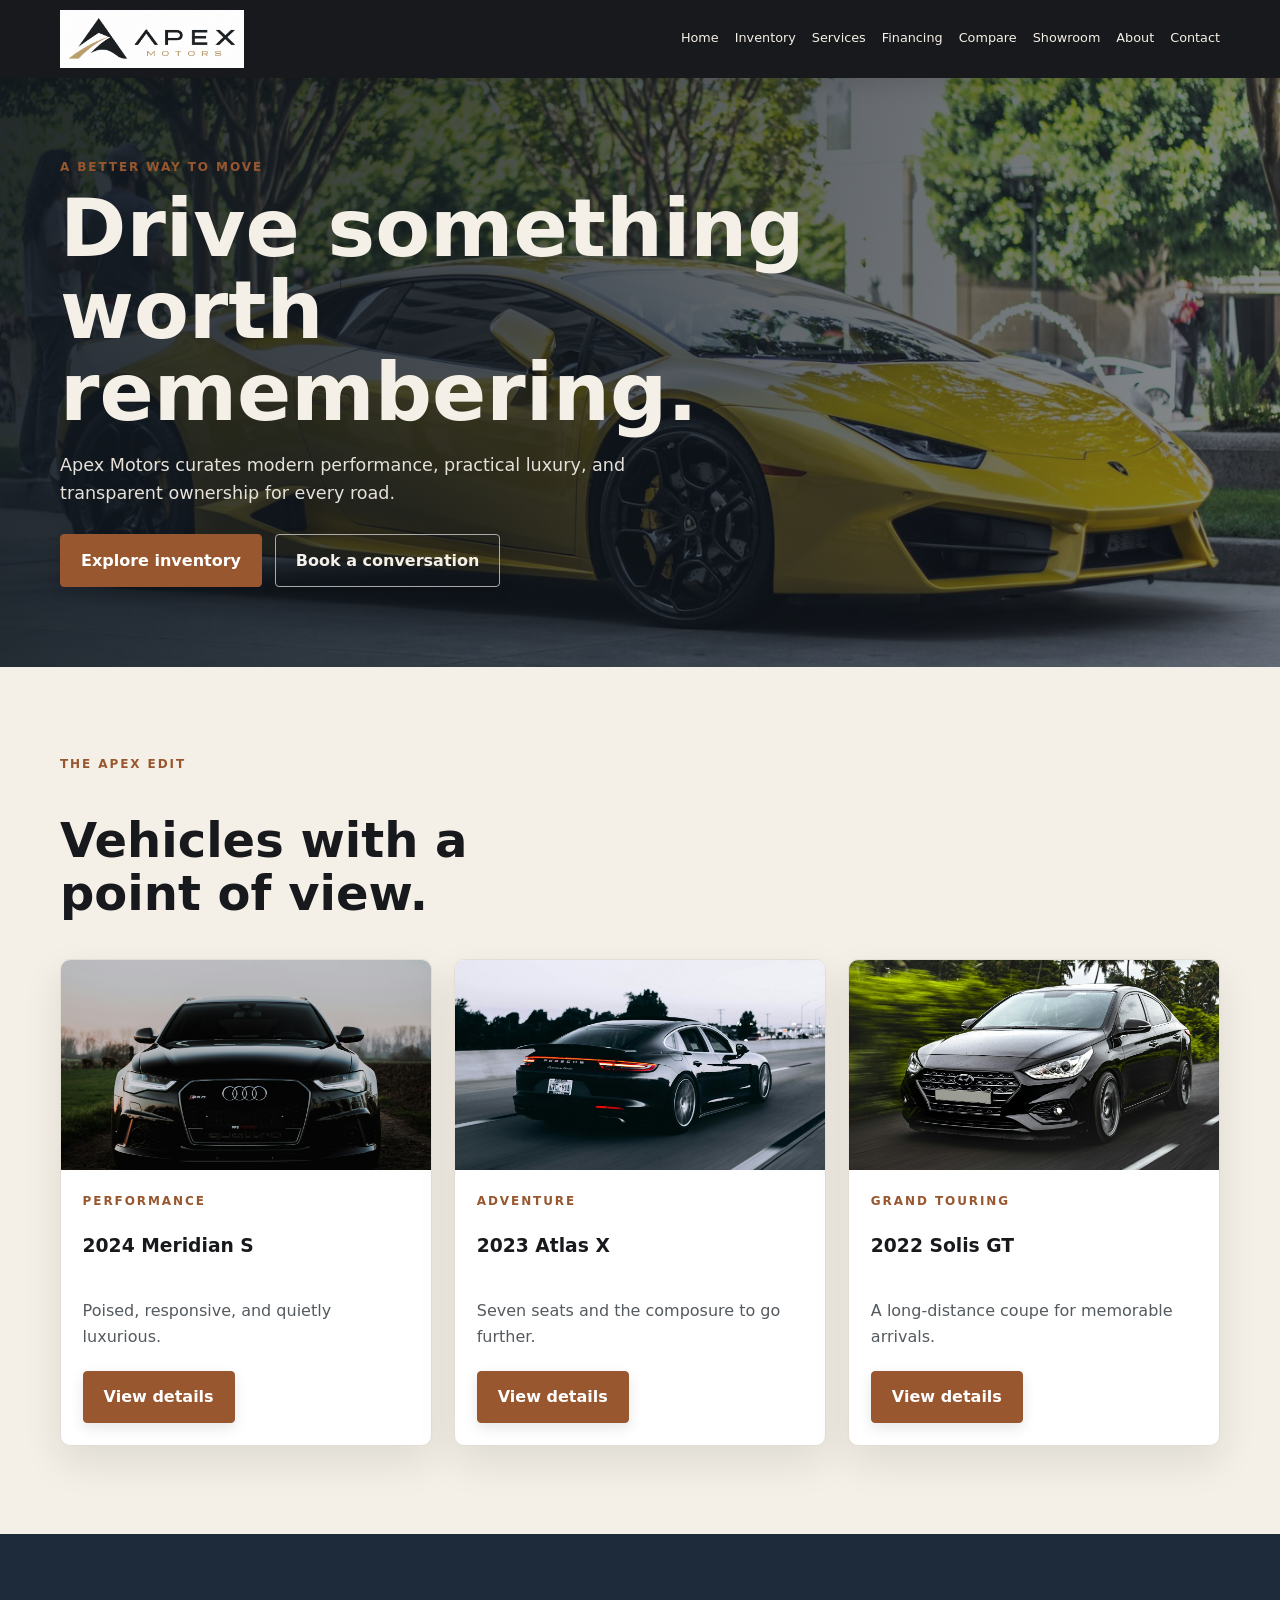
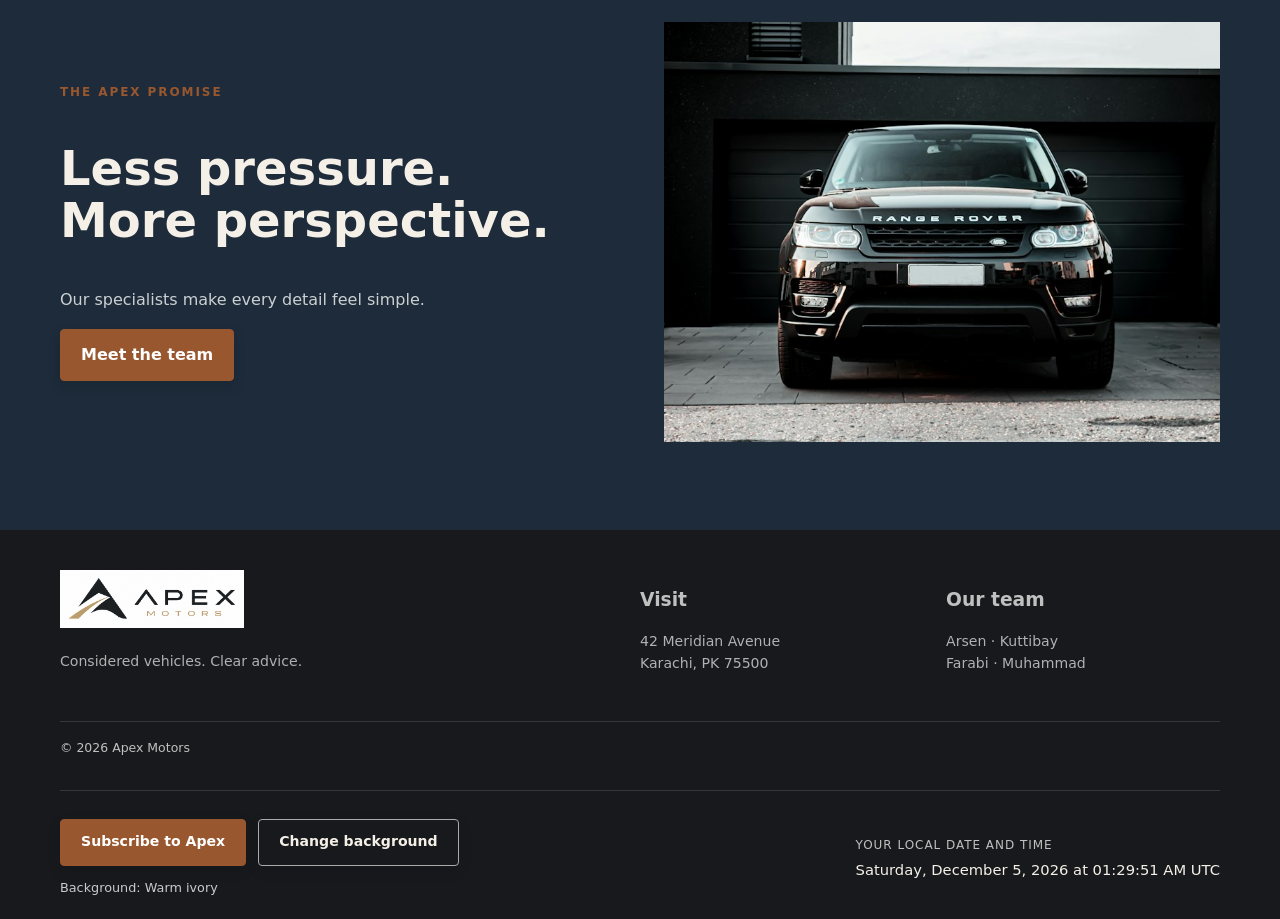
<file: index.html>
<!doctype html>
<html lang="en">
  <head>
    <meta charset="utf-8">
    <meta name="viewport" content="width=device-width, initial-scale=1">
    <title>
      Home | Apex Motors
    </title>
    <link rel="stylesheet" href="css/style.css">
    <script src="js/main.js" defer>
    </script>
  </head>
  <body>
    <a class="skip-link" href="#main-content">
      Skip to main content
    </a>
    <header class="site-header">
      <div class="container nav-wrap">
        <a class="logo" href="index.html">
          <img src="images/apex-motors-logo.png" alt="Apex Motors home">
          <span class="sr-only">
            Apex Motors
          </span>
        </a>
        <nav class="main-nav" aria-label="Main navigation">
          <a href="index.html">
            Home
          </a>
          <a href="inventory.html">
            Inventory
          </a>
          <a href="services.html">
            Services
          </a>
          <a href="financing.html">
            Financing
          </a>
          <a href="compare.html">
            Compare
          </a>
          <a href="showroom.html">
            Showroom
          </a>
          <a href="about.html">
            About
          </a>
          <a href="contact.html">
            Contact
          </a>
        </nav>
      </div>
    </header>
    <main id="main-content">
      <section class="hero">
        <div class="container hero-content">
          <div class="eyebrow">
            A better way to move
          </div>
          <h1>
            Drive something worth remembering.
          </h1>
          <p>
            Apex Motors curates modern performance, practical luxury, and transparent ownership for every road.
          </p>
          <div class="actions">
            <a class="btn" href="inventory.html">
              Explore inventory
            </a>
            <a class="btn alt" href="contact.html">
              Book a conversation
            </a>
          </div>
        </div>
      </section>
      <section class="section">
        <div class="container">
          <div class="kicker">
            The Apex edit
          </div>
          <h2>
            Vehicles with a point of view.
          </h2>
          <div class="cards">
            <article class="card">
              <img src="images/car-02.jpg" alt="Silver sedan">
              <div class="card-body">
                <span class="tag">
                  Performance
                </span>
                <h3>
                  2024 Meridian S
                </h3>
                <p>
                  Poised, responsive, and quietly luxurious.
                </p>
                <a class="btn" href="vehicle-detail.html">
                  View details
                </a>
              </div>
            </article>
            <article class="card">
              <img src="images/car-07.jpg" alt="Dark SUV">
              <div class="card-body">
                <span class="tag">
                  Adventure
                </span>
                <h3>
                  2023 Atlas X
                </h3>
                <p>
                  Seven seats and the composure to go further.
                </p>
                <a class="btn" href="vehicle-detail.html">
                  View details
                </a>
              </div>
            </article>
            <article class="card">
              <img src="images/car-01.jpg" alt="Copper coupe">
              <div class="card-body">
                <span class="tag">
                  Grand touring
                </span>
                <h3>
                  2022 Solis GT
                </h3>
                <p>
                  A long-distance coupe for memorable arrivals.
                </p>
                <a class="btn" href="vehicle-detail.html">
                  View details
                </a>
              </div>
            </article>
          </div>
        </div>
      </section>
      <section class="section dark">
        <div class="container split">
          <div>
            <div class="kicker">
              The Apex promise
            </div>
            <h2>
              Less pressure. More perspective.
            </h2>
            <p>
              Our specialists make every detail feel simple.
            </p>
            <a class="btn" href="about.html">
              Meet the team
            </a>
          </div>
          <img src="images/showroom-1.jpg" alt="Apex Motors showroom vehicle">
        </div>
      </section>
    </main>
    <footer class="site-footer">
      <div class="container footer-grid">
        <div>
          <a class="logo" href="index.html">
            <img src="images/apex-motors-logo.png" alt="Apex Motors home">
            <span class="sr-only">
              Apex Motors
            </span>
          </a>
          <p>
            Considered vehicles. Clear advice.
          </p>
        </div>
        <div>
          <h3>
            Visit
          </h3>
          <p>
            42 Meridian Avenue
            <br>
            Karachi, PK 75500
          </p>
        </div>
        <div>
          <h3>
            Our team
          </h3>
          <p>
            Arsen · Kuttibay
            <br>
            Farabi · Muhammad
          </p>
        </div>
      </div>
      <div class="container footer-bottom">
        © 2026 Apex Motors
      </div>
      <div class="container assignment-tools">
        <div class="tool-actions">
          <button class="btn" type="button" data-open-subscription>
            Subscribe to Apex
          </button>
          <button class="btn alt tool-button" type="button" data-change-background>
            Change background
          </button>
          <span class="tool-status">
            Background:
            <output data-background-status aria-live="polite">
              Warm ivory
            </output>
          </span>
        </div>
        <div class="local-clock">
          <small>
            Your local date and time
          </small>
          <time data-current-time>
            Loading local time...
          </time>
        </div>
      </div>
    </footer>
    <dialog class="subscription-dialog" id="subscription-dialog" data-subscription-dialog aria-labelledby="subscription-title">
      <div class="modal-card">
        <button class="modal-close" type="button" data-close-subscription aria-label="Close subscription form">
          ×
        </button>
        <div class="kicker modal-kicker">
          Stay in the loop
        </div>
        <h2 id="subscription-title">
          Your next chapter starts here.
        </h2>
        <p>
          Subscribe for the latest arrivals and Apex Motors news.
        </p>
        <form id="subscription-form" data-validate-form novalidate data-success="Your sample subscription is valid. No data was sent or stored.">
          <div class="field">
            <label for="subscription-email">
              Email address
            </label>
            <input id="subscription-email" name="email" type="email" autocomplete="email" required data-validate aria-describedby="subscription-email-error" placeholder="you@example.com">
            <span class="field-error" id="subscription-email-error" aria-live="polite"></span>
          </div>
          <button class="btn" type="submit">
            Subscribe
          </button>
          <p class="form-status" data-form-status role="status" aria-live="polite"></p>
          <p class="field-hint">
            Demo form only. Your email is not sent or stored.
          </p>
        </form>
      </div>
    </dialog>
  </body>
</html>
</file>
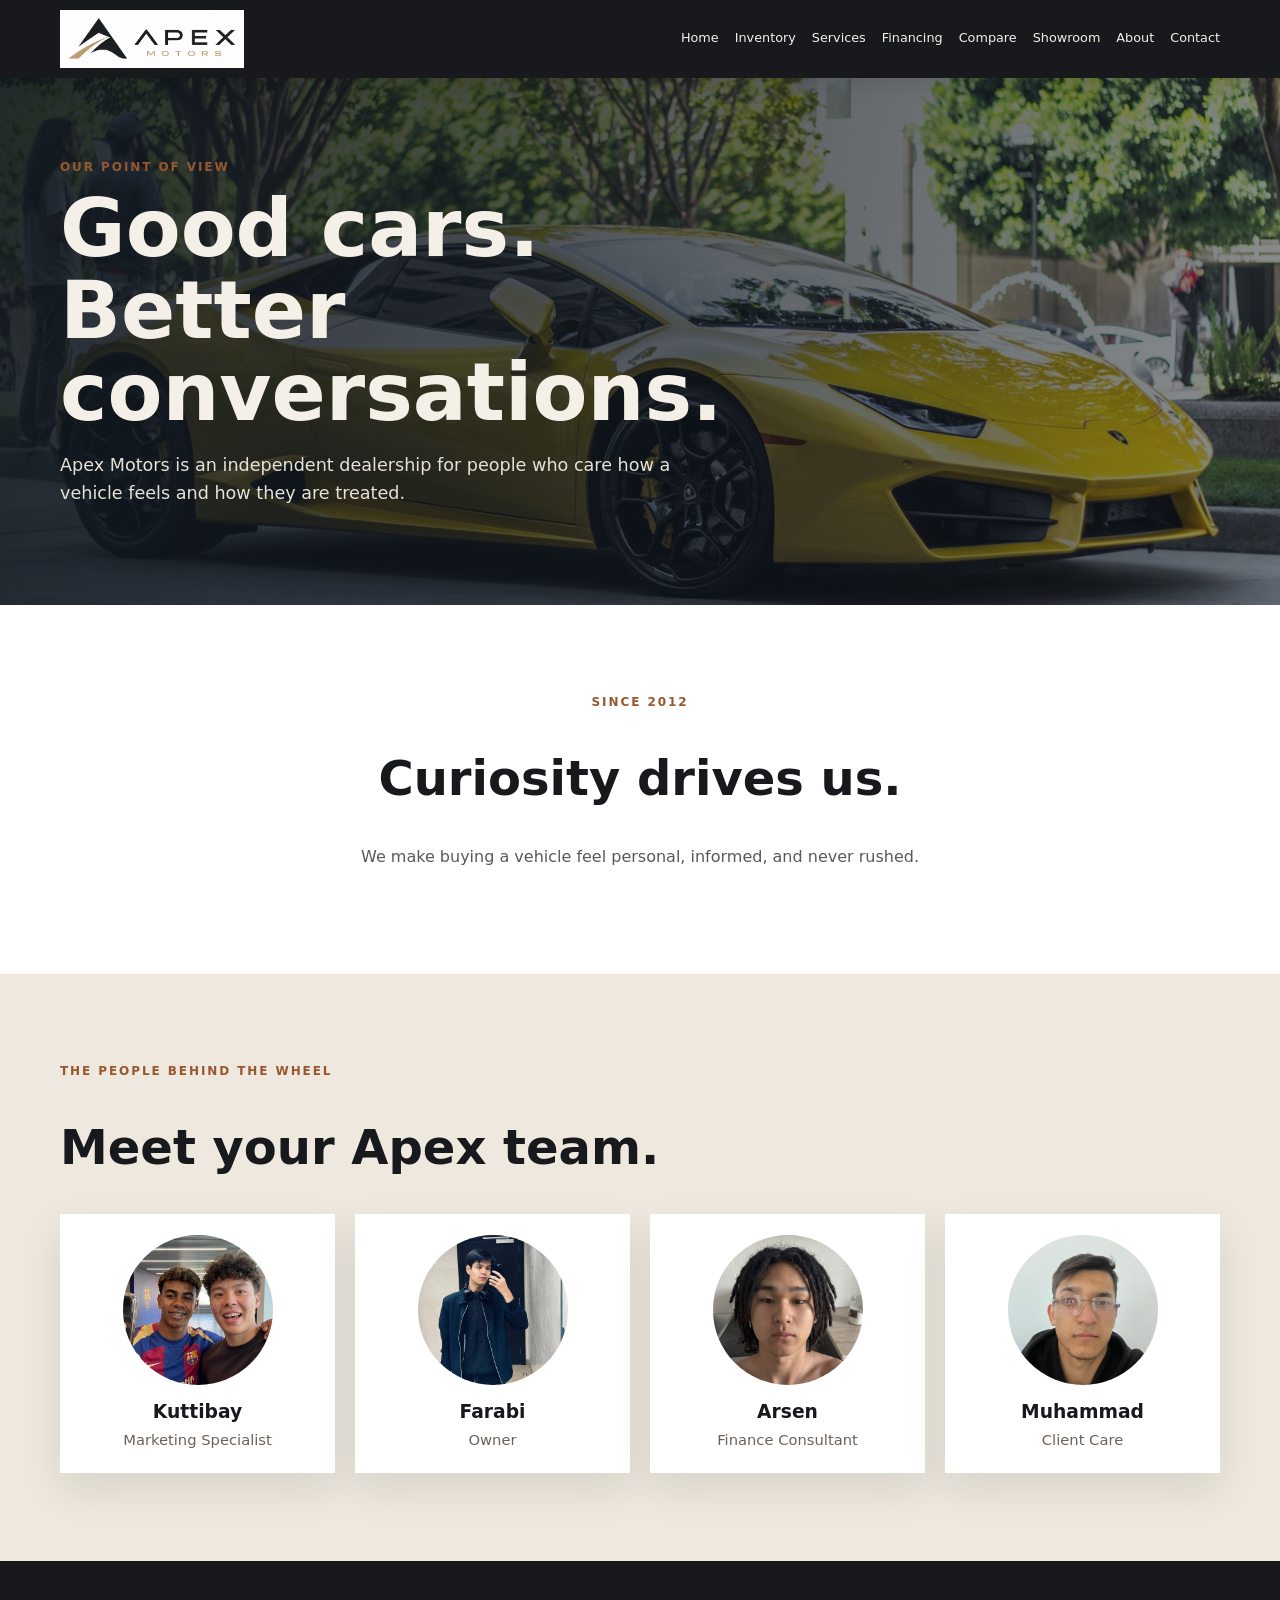
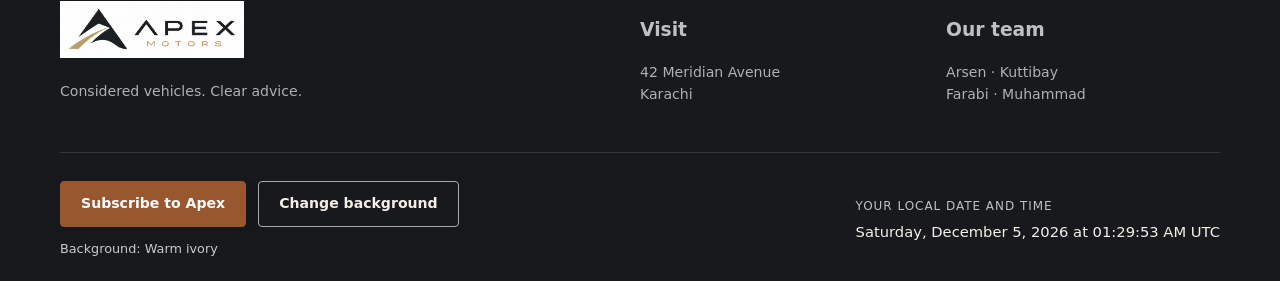
<file: about.html>
<!doctype html>
<html lang="en">
  <head>
    <meta charset="utf-8">
    <meta name="viewport" content="width=device-width, initial-scale=1">
    <title>
      About | Apex Motors
    </title>
    <link rel="stylesheet" href="css/style.css">
    <script src="js/main.js" defer>
    </script>
  </head>
  <body>
    <a class="skip-link" href="#main-content">
      Skip to main content
    </a>
    <header class="site-header">
      <div class="container nav-wrap">
        <a class="logo" href="index.html">
          <img src="images/apex-motors-logo.png" alt="Apex Motors home">
          <span class="sr-only">
            Apex Motors
          </span>
        </a>
        <nav class="main-nav" aria-label="Main navigation">
          <a href="index.html">
            Home
          </a>
          <a href="inventory.html">
            Inventory
          </a>
          <a href="services.html">
            Services
          </a>
          <a href="financing.html">
            Financing
          </a>
          <a href="compare.html">
            Compare
          </a>
          <a href="showroom.html">
            Showroom
          </a>
          <a href="about.html">
            About
          </a>
          <a href="contact.html">
            Contact
          </a>
        </nav>
      </div>
    </header>
    <main id="main-content">
      <section class="hero small">
        <div class="container hero-content">
          <div class="eyebrow">
            Our point of view
          </div>
          <h1>
            Good cars. Better conversations.
          </h1>
          <p>
            Apex Motors is an independent dealership for people who care how a vehicle feels and how they are treated.
          </p>
        </div>
      </section>
      <section class="section about-intro">
        <div class="container">
          <div class="about-intro-copy">
            <div class="kicker">
              Since 2012
            </div>
            <h2>
              Curiosity drives us.
            </h2>
            <p>
              We make buying a vehicle feel personal, informed, and never rushed.
            </p>
          </div>
        </div>
      </section>
      <section class="section team-section">
        <div class="container">
          <div class="kicker">
            The people behind the wheel
          </div>
          <h2>
            Meet your Apex team.
          </h2>
          <div class="team-cards">
            <article class="profile-card">
              <img src="images/kuttibay.jpg" alt="Kuttibay, Apex Motors marketing specialist">
              <div class="profile-copy">
                <h3>
                  Kuttibay
                </h3>
                <p>
                  Marketing Specialist
                </p>
              </div>
            </article>
            <article class="profile-card">
              <img src="images/farabi.jpg" alt="Farabi, Apex Motors owner">
              <div class="profile-copy">
                <h3>
                  Farabi
                </h3>
                <p>
                  Owner
                </p>
              </div>
            </article>
            <article class="profile-card">
              <img src="images/arsen.jpg" alt="Arsen, Apex Motors finance consultant">
              <div class="profile-copy">
                <h3>
                  Arsen
                </h3>
                <p>
                  Finance Consultant
                </p>
              </div>
            </article>
            <article class="profile-card">
              <img src="images/muhammad.jpg" alt="Muhammad, Apex Motors client care team member">
              <div class="profile-copy">
                <h3>
                  Muhammad
                </h3>
                <p>
                  Client Care
                </p>
              </div>
            </article>
          </div>
        </div>
      </section>
    </main>
    <footer class="site-footer">
      <div class="container footer-grid">
        <div>
          <a class="logo" href="index.html">
            <img src="images/apex-motors-logo.png" alt="Apex Motors home">
            <span class="sr-only">
              Apex Motors
            </span>
          </a>
          <p>
            Considered vehicles. Clear advice.
          </p>
        </div>
        <div>
          <h3>
            Visit
          </h3>
          <p>
            42 Meridian Avenue
            <br>
            Karachi
          </p>
        </div>
        <div>
          <h3>
            Our team
          </h3>
          <p>
            Arsen · Kuttibay
            <br>
            Farabi · Muhammad
          </p>
        </div>
      </div>
      <div class="container assignment-tools">
        <div class="tool-actions">
          <button class="btn" type="button" data-open-subscription>
            Subscribe to Apex
          </button>
          <button class="btn alt tool-button" type="button" data-change-background>
            Change background
          </button>
          <span class="tool-status">
            Background:
            <output data-background-status aria-live="polite">
              Warm ivory
            </output>
          </span>
        </div>
        <div class="local-clock">
          <small>
            Your local date and time
          </small>
          <time data-current-time>
            Loading local time...
          </time>
        </div>
      </div>
    </footer>
    <dialog class="subscription-dialog" id="subscription-dialog" data-subscription-dialog aria-labelledby="subscription-title">
      <div class="modal-card">
        <button class="modal-close" type="button" data-close-subscription aria-label="Close subscription form">
          ×
        </button>
        <div class="kicker modal-kicker">
          Stay in the loop
        </div>
        <h2 id="subscription-title">
          Your next chapter starts here.
        </h2>
        <p>
          Subscribe for the latest arrivals and Apex Motors news.
        </p>
        <form id="subscription-form" data-validate-form novalidate data-success="Your sample subscription is valid. No data was sent or stored.">
          <div class="field">
            <label for="subscription-email">
              Email address
            </label>
            <input id="subscription-email" name="email" type="email" autocomplete="email" required data-validate aria-describedby="subscription-email-error" placeholder="you@example.com">
            <span class="field-error" id="subscription-email-error" aria-live="polite"></span>
          </div>
          <button class="btn" type="submit">
            Subscribe
          </button>
          <p class="form-status" data-form-status role="status" aria-live="polite"></p>
          <p class="field-hint">
            Demo form only. Your email is not sent or stored.
          </p>
        </form>
      </div>
    </dialog>
  </body>
</html>
</file>
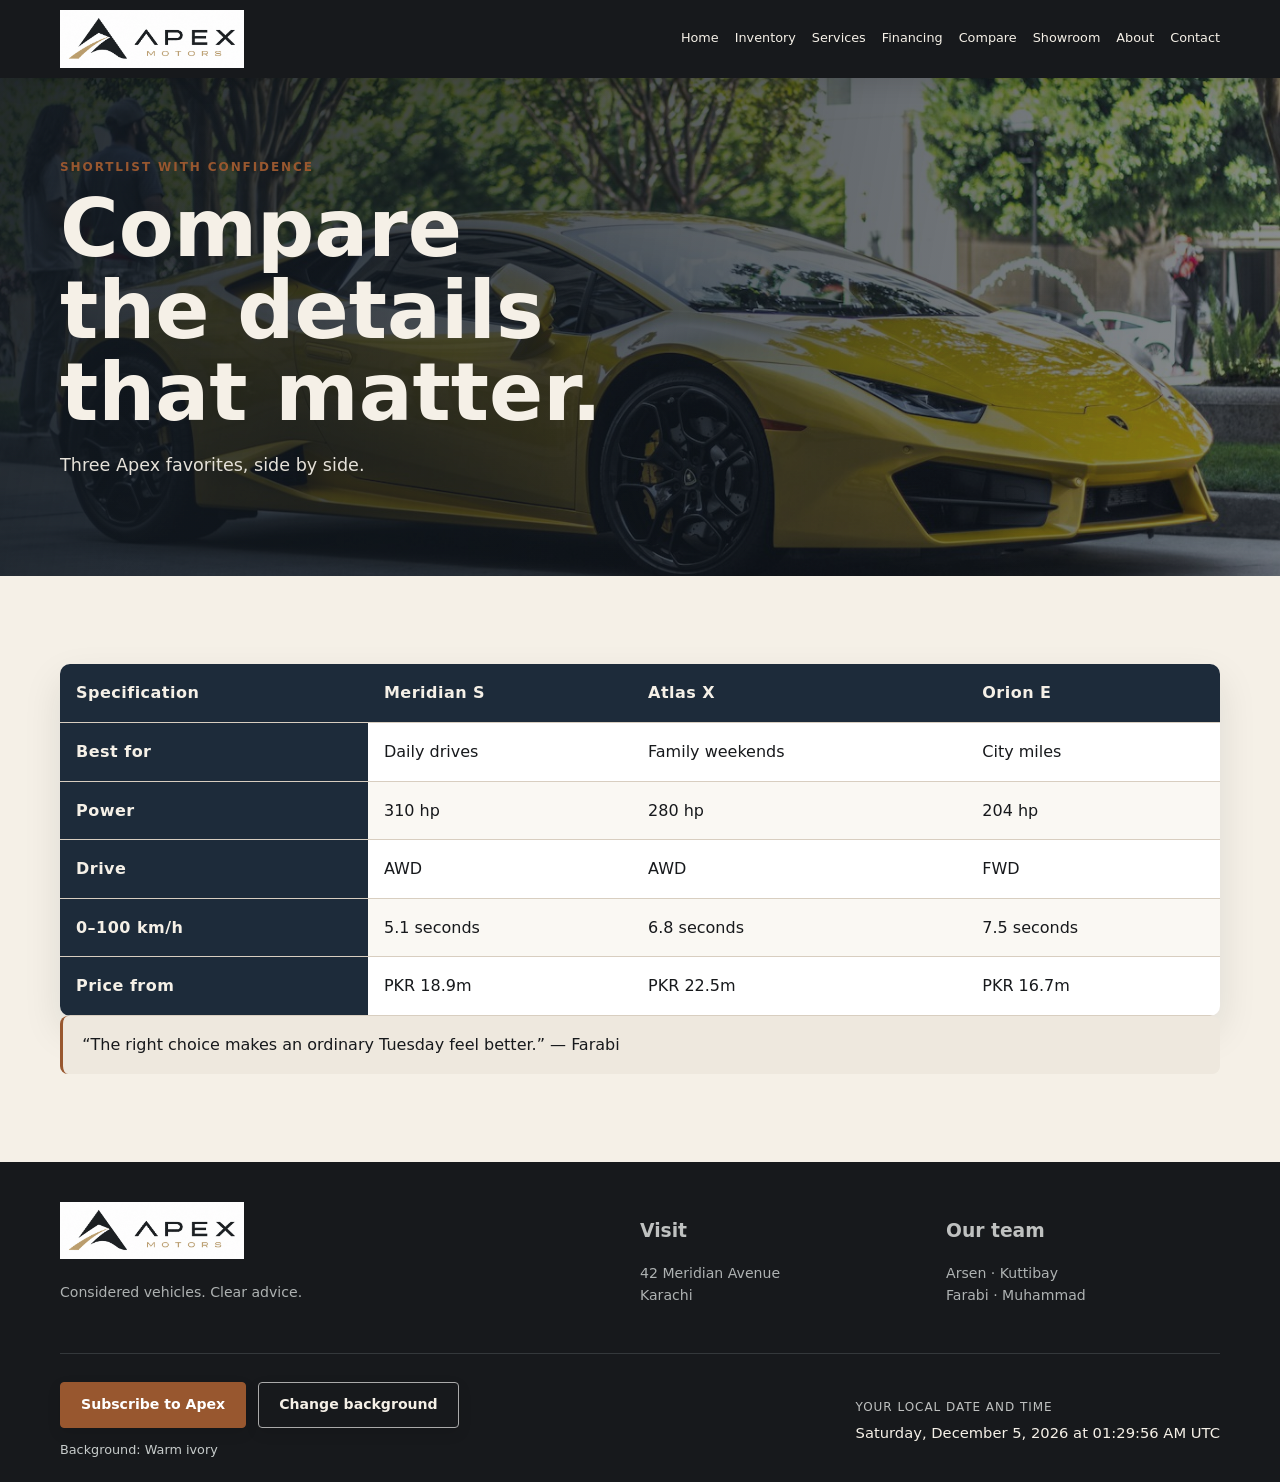
<file: compare.html>
<!doctype html>
<html lang="en">
  <head>
    <meta charset="utf-8">
    <meta name="viewport" content="width=device-width, initial-scale=1">
    <title>
      Compare | Apex Motors
    </title>
    <link rel="stylesheet" href="css/style.css">
    <script src="js/main.js" defer>
    </script>
  </head>
  <body>
    <a class="skip-link" href="#main-content">
      Skip to main content
    </a>
    <header class="site-header">
      <div class="container nav-wrap">
        <a class="logo" href="index.html">
          <img src="images/apex-motors-logo.png" alt="Apex Motors home">
          <span class="sr-only">
            Apex Motors
          </span>
        </a>
        <nav class="main-nav" aria-label="Main navigation">
          <a href="index.html">
            Home
          </a>
          <a href="inventory.html">
            Inventory
          </a>
          <a href="services.html">
            Services
          </a>
          <a href="financing.html">
            Financing
          </a>
          <a href="compare.html">
            Compare
          </a>
          <a href="showroom.html">
            Showroom
          </a>
          <a href="about.html">
            About
          </a>
          <a href="contact.html">
            Contact
          </a>
        </nav>
      </div>
    </header>
    <main id="main-content">
      <section class="hero small">
        <div class="container hero-content">
          <div class="eyebrow">
            Shortlist with confidence
          </div>
          <h1>
            Compare the details that matter.
          </h1>
          <p>
            Three Apex favorites, side by side.
          </p>
        </div>
      </section>
      <section class="section">
        <div class="container">
          <div class="table-wrap">
            <table>
              <thead>
                <tr>
                  <th>
                    Specification
                  </th>
                  <th>
                    Meridian S
                  </th>
                  <th>
                    Atlas X
                  </th>
                  <th>
                    Orion E
                  </th>
                </tr>
              </thead>
              <tbody>
                <tr>
                  <th>
                    Best for
                  </th>
                  <td>
                    Daily drives
                  </td>
                  <td>
                    Family weekends
                  </td>
                  <td>
                    City miles
                  </td>
                </tr>
                <tr>
                  <th>
                    Power
                  </th>
                  <td>
                    310 hp
                  </td>
                  <td>
                    280 hp
                  </td>
                  <td>
                    204 hp
                  </td>
                </tr>
                <tr>
                  <th>
                    Drive
                  </th>
                  <td>
                    AWD
                  </td>
                  <td>
                    AWD
                  </td>
                  <td>
                    FWD
                  </td>
                </tr>
                <tr>
                  <th>
                    0–100 km/h
                  </th>
                  <td>
                    5.1 seconds
                  </td>
                  <td>
                    6.8 seconds
                  </td>
                  <td>
                    7.5 seconds
                  </td>
                </tr>
                <tr>
                  <th>
                    Price from
                  </th>
                  <td>
                    PKR 18.9m
                  </td>
                  <td>
                    PKR 22.5m
                  </td>
                  <td>
                    PKR 16.7m
                  </td>
                </tr>
              </tbody>
            </table>
          </div>
          <div class="quote">
            “The right choice makes an ordinary Tuesday feel better.” — Farabi
          </div>
        </div>
      </section>
    </main>
    <footer class="site-footer">
      <div class="container footer-grid">
        <div>
          <a class="logo" href="index.html">
            <img src="images/apex-motors-logo.png" alt="Apex Motors home">
            <span class="sr-only">
              Apex Motors
            </span>
          </a>
          <p>
            Considered vehicles. Clear advice.
          </p>
        </div>
        <div>
          <h3>
            Visit
          </h3>
          <p>
            42 Meridian Avenue
            <br>
            Karachi
          </p>
        </div>
        <div>
          <h3>
            Our team
          </h3>
          <p>
            Arsen · Kuttibay
            <br>
            Farabi · Muhammad
          </p>
        </div>
      </div>
      <div class="container assignment-tools">
        <div class="tool-actions">
          <button class="btn" type="button" data-open-subscription>
            Subscribe to Apex
          </button>
          <button class="btn alt tool-button" type="button" data-change-background>
            Change background
          </button>
          <span class="tool-status">
            Background:
            <output data-background-status aria-live="polite">
              Warm ivory
            </output>
          </span>
        </div>
        <div class="local-clock">
          <small>
            Your local date and time
          </small>
          <time data-current-time>
            Loading local time...
          </time>
        </div>
      </div>
    </footer>
    <dialog class="subscription-dialog" id="subscription-dialog" data-subscription-dialog aria-labelledby="subscription-title">
      <div class="modal-card">
        <button class="modal-close" type="button" data-close-subscription aria-label="Close subscription form">
          ×
        </button>
        <div class="kicker modal-kicker">
          Stay in the loop
        </div>
        <h2 id="subscription-title">
          Your next chapter starts here.
        </h2>
        <p>
          Subscribe for the latest arrivals and Apex Motors news.
        </p>
        <form id="subscription-form" data-validate-form novalidate data-success="Your sample subscription is valid. No data was sent or stored.">
          <div class="field">
            <label for="subscription-email">
              Email address
            </label>
            <input id="subscription-email" name="email" type="email" autocomplete="email" required data-validate aria-describedby="subscription-email-error" placeholder="you@example.com">
            <span class="field-error" id="subscription-email-error" aria-live="polite"></span>
          </div>
          <button class="btn" type="submit">
            Subscribe
          </button>
          <p class="form-status" data-form-status role="status" aria-live="polite"></p>
          <p class="field-hint">
            Demo form only. Your email is not sent or stored.
          </p>
        </form>
      </div>
    </dialog>
  </body>
</html>
</file>
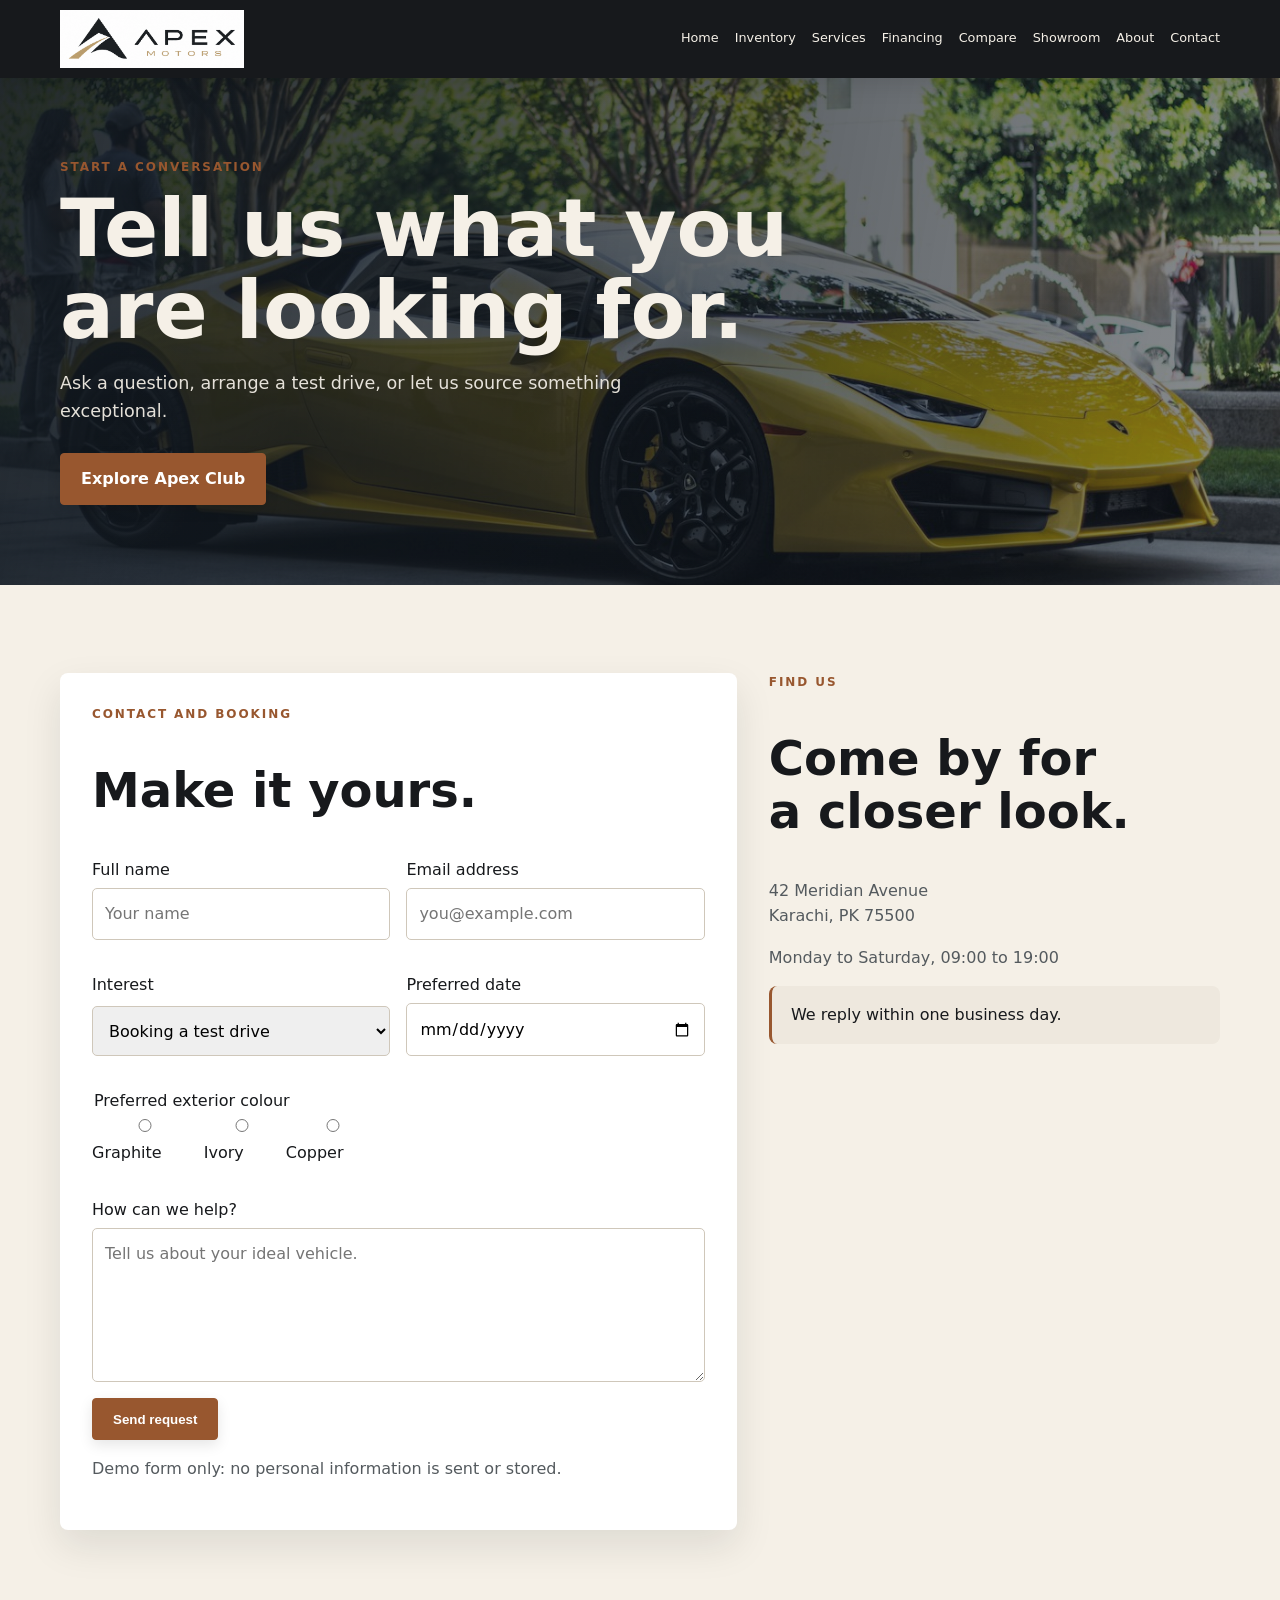
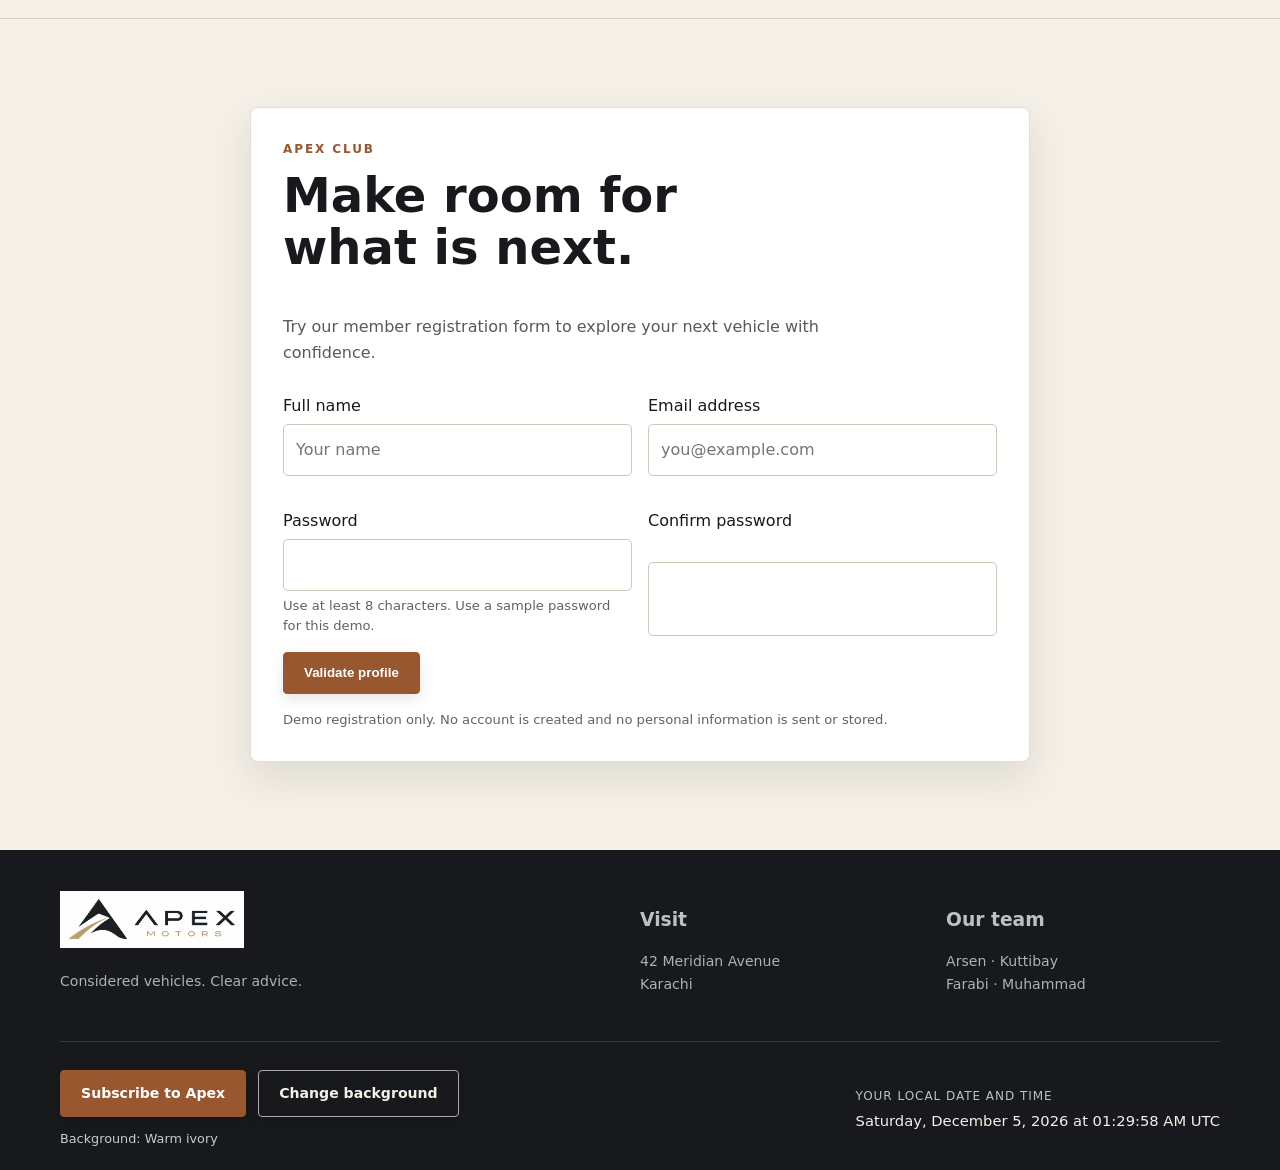
<file: contact.html>
<!doctype html>
<html lang="en">
  <head>
    <meta charset="utf-8">
    <meta name="viewport" content="width=device-width, initial-scale=1">
    <title>
      Contact | Apex Motors
    </title>
    <link rel="stylesheet" href="css/style.css">
    <script src="js/main.js" defer>
    </script>
  </head>
  <body>
    <a class="skip-link" href="#main-content">
      Skip to main content
    </a>
    <header class="site-header">
      <div class="container nav-wrap">
        <a class="logo" href="index.html">
          <img src="images/apex-motors-logo.png" alt="Apex Motors home">
          <span class="sr-only">
            Apex Motors
          </span>
        </a>
        <nav class="main-nav" aria-label="Main navigation">
          <a href="index.html">
            Home
          </a>
          <a href="inventory.html">
            Inventory
          </a>
          <a href="services.html">
            Services
          </a>
          <a href="financing.html">
            Financing
          </a>
          <a href="compare.html">
            Compare
          </a>
          <a href="showroom.html">
            Showroom
          </a>
          <a href="about.html">
            About
          </a>
          <a href="contact.html">
            Contact
          </a>
        </nav>
      </div>
    </header>
    <main id="main-content">
      <section class="hero small">
        <div class="container hero-content">
          <div class="eyebrow">
            Start a conversation
          </div>
          <h1>
            Tell us what you are looking for.
          </h1>
          <p>
            Ask a question, arrange a test drive, or let us source something exceptional.
          </p>
          <div class="actions">
            <a class="btn" href="#apex-profile">
              Explore Apex Club
            </a>
          </div>
        </div>
      </section>
      <section class="section">
        <div class="container form-layout">
          <div class="form-card">
            <div class="kicker">
              Contact and booking
            </div>
            <h2>
              Make it yours.
            </h2>
            <form id="contactForm" data-validate-form novalidate data-success="Your sample request is valid. No data was sent or stored.">
              <div class="form-grid">
                <div class="field">
                  <label for="name">
                    Full name
                  </label>
                  <input id="name" name="name" required type="text" placeholder="Your name" data-validate aria-describedby="name-error" autocomplete="name">
                  <span class="field-error" id="name-error" aria-live="polite"></span>
                </div>
                <div class="field">
                  <label for="email">
                    Email address
                  </label>
                  <input id="email" name="email" required type="email" placeholder="you@example.com" data-validate aria-describedby="email-error" autocomplete="email">
                  <span class="field-error" id="email-error" aria-live="polite"></span>
                </div>
                <div class="field">
                  <label for="interest">
                    Interest
                  </label>
                  <select id="interest" name="interest">
                    <option>
                      Booking a test drive
                    </option>
                    <option>
                      Vehicle service
                    </option>
                    <option>
                      Finance conversation
                    </option>
                  </select>
                </div>
                <div class="field">
                  <label for="date">
                    Preferred date
                  </label>
                  <input id="date" name="date" type="date">
                </div>
                <fieldset class="field full">
                  <legend>
                    Preferred exterior colour
                  </legend>
                  <div class="choice-row">
                    <label>
                      <input type="radio" name="colour" value="graphite">
                      Graphite
                    </label>
                    <label>
                      <input type="radio" name="colour" value="ivory">
                      Ivory
                    </label>
                    <label>
                      <input type="radio" name="colour" value="copper">
                      Copper
                    </label>
                  </div>
                </fieldset>
                <div class="field full">
                  <label for="message">
                    How can we help?
                  </label>
                  <textarea id="message" name="message" rows="5" placeholder="Tell us about your ideal vehicle."></textarea>
                </div>
              </div>
              <button class="btn" type="submit">
                Send request
              </button>
              <p id="contactStatus" class="form-status" data-form-status role="status" aria-live="polite"></p>
              <p class="small">
                Demo form only: no personal information is sent or stored.
              </p>
            </form>
          </div>
          <div>
            <div class="kicker">
              Find us
            </div>
            <h2>
              Come by for a closer look.
            </h2>
            <p>
              42 Meridian Avenue
              <br>
              Karachi, PK 75500
            </p>
            <p>
              Monday to Saturday, 09:00 to 19:00
            </p>
            <div class="quote">
              We reply within one business day.
            </div>
          </div>
        </div>
      </section>
      <section class="section profile-section" id="apex-profile" aria-labelledby="profile-title">
        <div class="container">
          <div class="form-card">
            <div class="kicker">
              Apex Club
            </div>
            <h2 id="profile-title">
              Make room for what is next.
            </h2>
            <p class="form-intro">
              Try our member registration form to explore your next vehicle with confidence.
            </p>
            <form id="profile-form" data-validate-form novalidate data-success="Your profile details are valid. This demo did not create an account or store your data.">
              <div class="form-grid">
                <div class="field">
                  <label for="profile-name">
                    Full name
                  </label>
                  <input id="profile-name" name="name" type="text" autocomplete="name" required data-validate aria-describedby="profile-name-error" placeholder="Your name">
                  <span class="field-error" id="profile-name-error" aria-live="polite"></span>
                </div>
                <div class="field">
                  <label for="profile-email">
                    Email address
                  </label>
                  <input id="profile-email" name="email" type="email" autocomplete="email" required data-validate aria-describedby="profile-email-error" placeholder="you@example.com">
                  <span class="field-error" id="profile-email-error" aria-live="polite"></span>
                </div>
                <div class="field">
                  <label for="profile-password">
                    Password
                  </label>
                  <input id="profile-password" name="password" type="password" autocomplete="new-password" minlength="8" required data-validate aria-describedby="password-help profile-password-error">
                  <small class="field-hint" id="password-help">
                    Use at least 8 characters. Use a sample password for this demo.
                  </small>
                  <span class="field-error" id="profile-password-error" aria-live="polite"></span>
                </div>
                <div class="field">
                  <label for="profile-confirm-password">
                    Confirm password
                  </label>
                  <input id="profile-confirm-password" name="confirm-password" type="password" autocomplete="new-password" required data-validate data-confirm="profile-password" aria-describedby="profile-confirm-password-error">
                  <span class="field-error" id="profile-confirm-password-error" aria-live="polite"></span>
                </div>
              </div>
              <button class="btn" type="submit">
                Validate profile
              </button>
              <p class="form-status" data-form-status role="status" aria-live="polite"></p>
              <p class="field-hint">
                Demo registration only. No account is created and no personal information is sent or stored.
              </p>
            </form>
          </div>
        </div>
      </section>
    </main>
    <footer class="site-footer">
      <div class="container footer-grid">
        <div>
          <a class="logo" href="index.html">
            <img src="images/apex-motors-logo.png" alt="Apex Motors home">
            <span class="sr-only">
              Apex Motors
            </span>
          </a>
          <p>
            Considered vehicles. Clear advice.
          </p>
        </div>
        <div>
          <h3>
            Visit
          </h3>
          <p>
            42 Meridian Avenue
            <br>
            Karachi
          </p>
        </div>
        <div>
          <h3>
            Our team
          </h3>
          <p>
            Arsen · Kuttibay
            <br>
            Farabi · Muhammad
          </p>
        </div>
      </div>
      <div class="container assignment-tools">
        <div class="tool-actions">
          <button class="btn" type="button" data-open-subscription>
            Subscribe to Apex
          </button>
          <button class="btn alt tool-button" type="button" data-change-background>
            Change background
          </button>
          <span class="tool-status">
            Background:
            <output data-background-status aria-live="polite">
              Warm ivory
            </output>
          </span>
        </div>
        <div class="local-clock">
          <small>
            Your local date and time
          </small>
          <time data-current-time>
            Loading local time...
          </time>
        </div>
      </div>
    </footer>
    <dialog class="subscription-dialog" id="subscription-dialog" data-subscription-dialog aria-labelledby="subscription-title">
      <div class="modal-card">
        <button class="modal-close" type="button" data-close-subscription aria-label="Close subscription form">
          ×
        </button>
        <div class="kicker modal-kicker">
          Stay in the loop
        </div>
        <h2 id="subscription-title">
          Your next chapter starts here.
        </h2>
        <p>
          Subscribe for the latest arrivals and Apex Motors news.
        </p>
        <form id="subscription-form" data-validate-form novalidate data-success="Your sample subscription is valid. No data was sent or stored.">
          <div class="field">
            <label for="subscription-email">
              Email address
            </label>
            <input id="subscription-email" name="email" type="email" autocomplete="email" required data-validate aria-describedby="subscription-email-error" placeholder="you@example.com">
            <span class="field-error" id="subscription-email-error" aria-live="polite"></span>
          </div>
          <button class="btn" type="submit">
            Subscribe
          </button>
          <p class="form-status" data-form-status role="status" aria-live="polite"></p>
          <p class="field-hint">
            Demo form only. Your email is not sent or stored.
          </p>
        </form>
      </div>
    </dialog>
  </body>
</html>
</file>
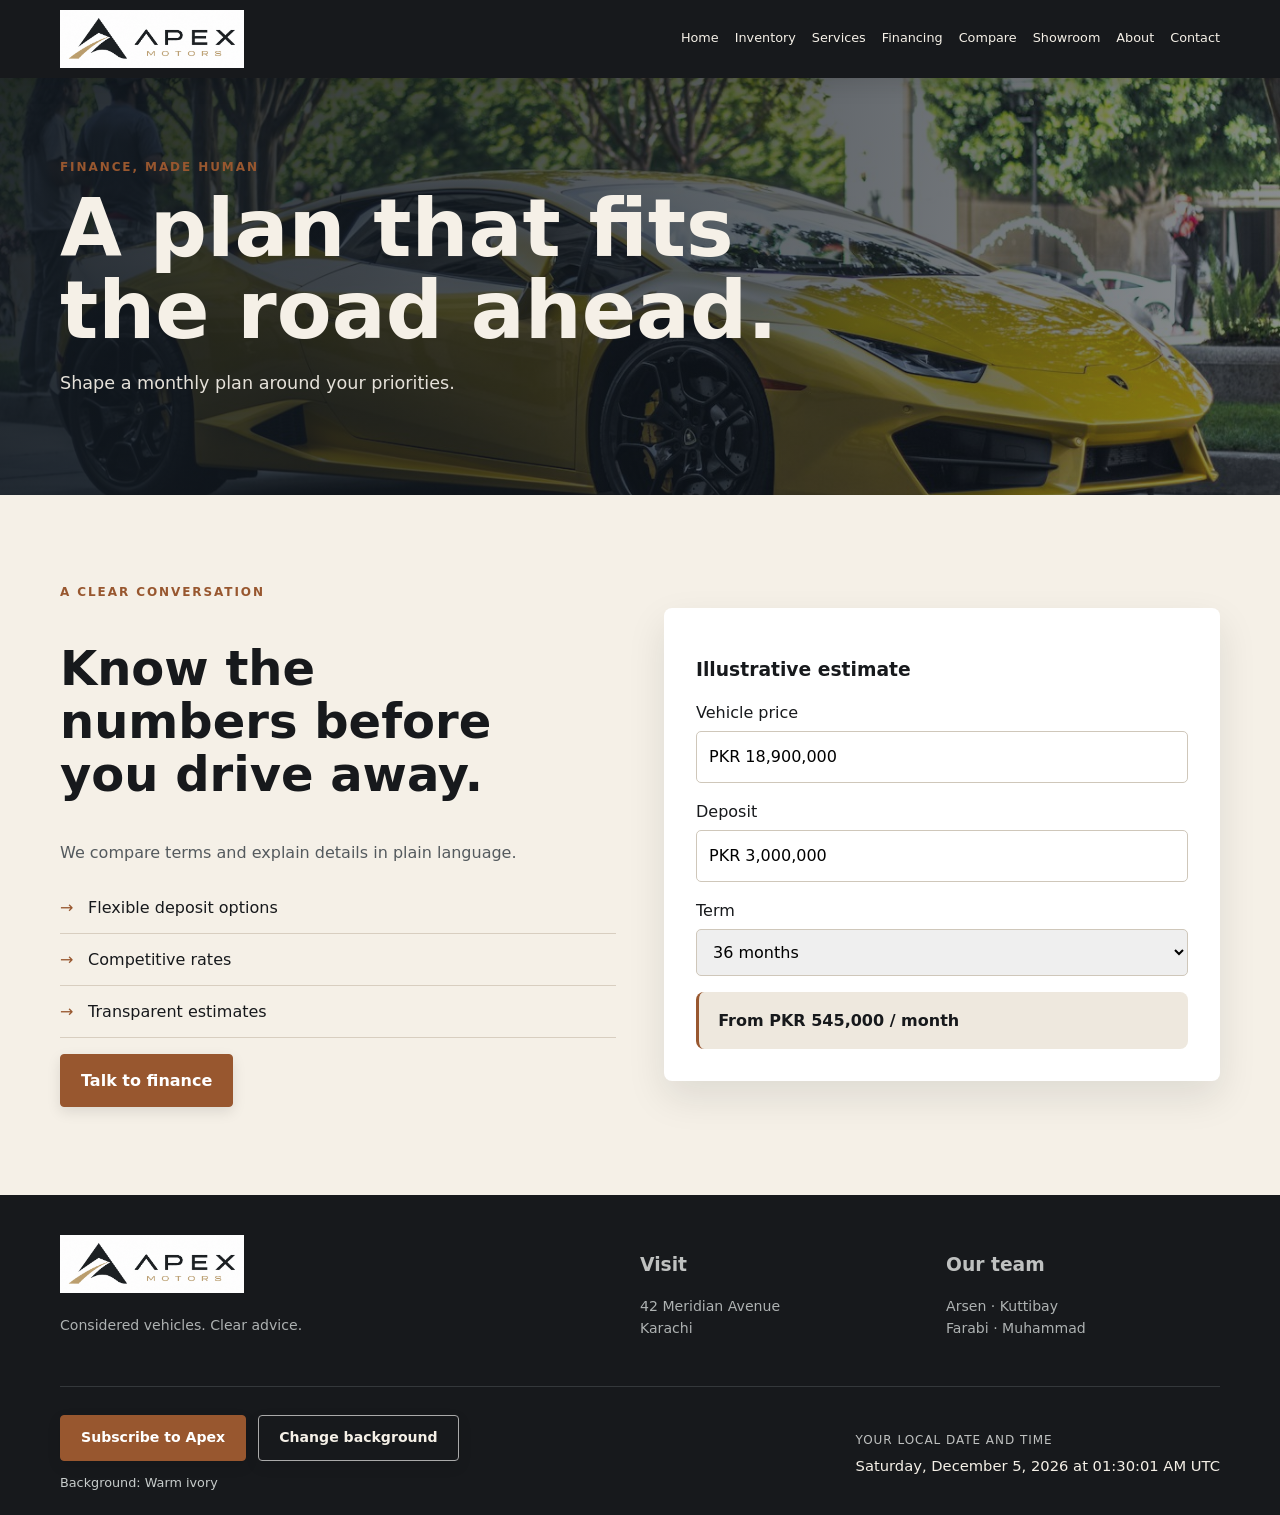
<file: financing.html>
<!doctype html>
<html lang="en">
  <head>
    <meta charset="utf-8">
    <meta name="viewport" content="width=device-width, initial-scale=1">
    <title>
      Financing | Apex Motors
    </title>
    <link rel="stylesheet" href="css/style.css">
    <script src="js/main.js" defer>
    </script>
  </head>
  <body>
    <a class="skip-link" href="#main-content">
      Skip to main content
    </a>
    <header class="site-header">
      <div class="container nav-wrap">
        <a class="logo" href="index.html">
          <img src="images/apex-motors-logo.png" alt="Apex Motors home">
          <span class="sr-only">
            Apex Motors
          </span>
        </a>
        <nav class="main-nav" aria-label="Main navigation">
          <a href="index.html">
            Home
          </a>
          <a href="inventory.html">
            Inventory
          </a>
          <a href="services.html">
            Services
          </a>
          <a href="financing.html">
            Financing
          </a>
          <a href="compare.html">
            Compare
          </a>
          <a href="showroom.html">
            Showroom
          </a>
          <a href="about.html">
            About
          </a>
          <a href="contact.html">
            Contact
          </a>
        </nav>
      </div>
    </header>
    <main id="main-content">
      <section class="hero small">
        <div class="container hero-content">
          <div class="eyebrow">
            Finance, made human
          </div>
          <h1>
            A plan that fits the road ahead.
          </h1>
          <p>
            Shape a monthly plan around your priorities.
          </p>
        </div>
      </section>
      <section class="section">
        <div class="container split">
          <div>
            <div class="kicker">
              A clear conversation
            </div>
            <h2>
              Know the numbers before you drive away.
            </h2>
            <p>
              We compare terms and explain details in plain language.
            </p>
            <ul class="list">
              <li>
                Flexible deposit options
              </li>
              <li>
                Competitive rates
              </li>
              <li>
                Transparent estimates
              </li>
            </ul>
            <a class="btn" href="contact.html">
              Talk to finance
            </a>
          </div>
          <div class="form-card">
            <h3>
              Illustrative estimate
            </h3>
            <div class="field">
              <label for="vehicle">
                Vehicle price
              </label>
              <input id="vehicle" value="PKR 18,900,000">
            </div>
            <div class="field">
              <label for="deposit">
                Deposit
              </label>
              <input id="deposit" value="PKR 3,000,000">
            </div>
            <div class="field">
              <label for="term">
                Term
              </label>
              <select id="term">
                <option>
                  36 months
                </option>
                <option>
                  48 months
                </option>
              </select>
            </div>
            <div class="notice">
              <strong>
                From PKR 545,000 / month
              </strong>
            </div>
          </div>
        </div>
      </section>
    </main>
    <footer class="site-footer">
      <div class="container footer-grid">
        <div>
          <a class="logo" href="index.html">
            <img src="images/apex-motors-logo.png" alt="Apex Motors home">
            <span class="sr-only">
              Apex Motors
            </span>
          </a>
          <p>
            Considered vehicles. Clear advice.
          </p>
        </div>
        <div>
          <h3>
            Visit
          </h3>
          <p>
            42 Meridian Avenue
            <br>
            Karachi
          </p>
        </div>
        <div>
          <h3>
            Our team
          </h3>
          <p>
            Arsen · Kuttibay
            <br>
            Farabi · Muhammad
          </p>
        </div>
      </div>
      <div class="container assignment-tools">
        <div class="tool-actions">
          <button class="btn" type="button" data-open-subscription>
            Subscribe to Apex
          </button>
          <button class="btn alt tool-button" type="button" data-change-background>
            Change background
          </button>
          <span class="tool-status">
            Background:
            <output data-background-status aria-live="polite">
              Warm ivory
            </output>
          </span>
        </div>
        <div class="local-clock">
          <small>
            Your local date and time
          </small>
          <time data-current-time>
            Loading local time...
          </time>
        </div>
      </div>
    </footer>
    <dialog class="subscription-dialog" id="subscription-dialog" data-subscription-dialog aria-labelledby="subscription-title">
      <div class="modal-card">
        <button class="modal-close" type="button" data-close-subscription aria-label="Close subscription form">
          ×
        </button>
        <div class="kicker modal-kicker">
          Stay in the loop
        </div>
        <h2 id="subscription-title">
          Your next chapter starts here.
        </h2>
        <p>
          Subscribe for the latest arrivals and Apex Motors news.
        </p>
        <form id="subscription-form" data-validate-form novalidate data-success="Your sample subscription is valid. No data was sent or stored.">
          <div class="field">
            <label for="subscription-email">
              Email address
            </label>
            <input id="subscription-email" name="email" type="email" autocomplete="email" required data-validate aria-describedby="subscription-email-error" placeholder="you@example.com">
            <span class="field-error" id="subscription-email-error" aria-live="polite"></span>
          </div>
          <button class="btn" type="submit">
            Subscribe
          </button>
          <p class="form-status" data-form-status role="status" aria-live="polite"></p>
          <p class="field-hint">
            Demo form only. Your email is not sent or stored.
          </p>
        </form>
      </div>
    </dialog>
  </body>
</html>
</file>
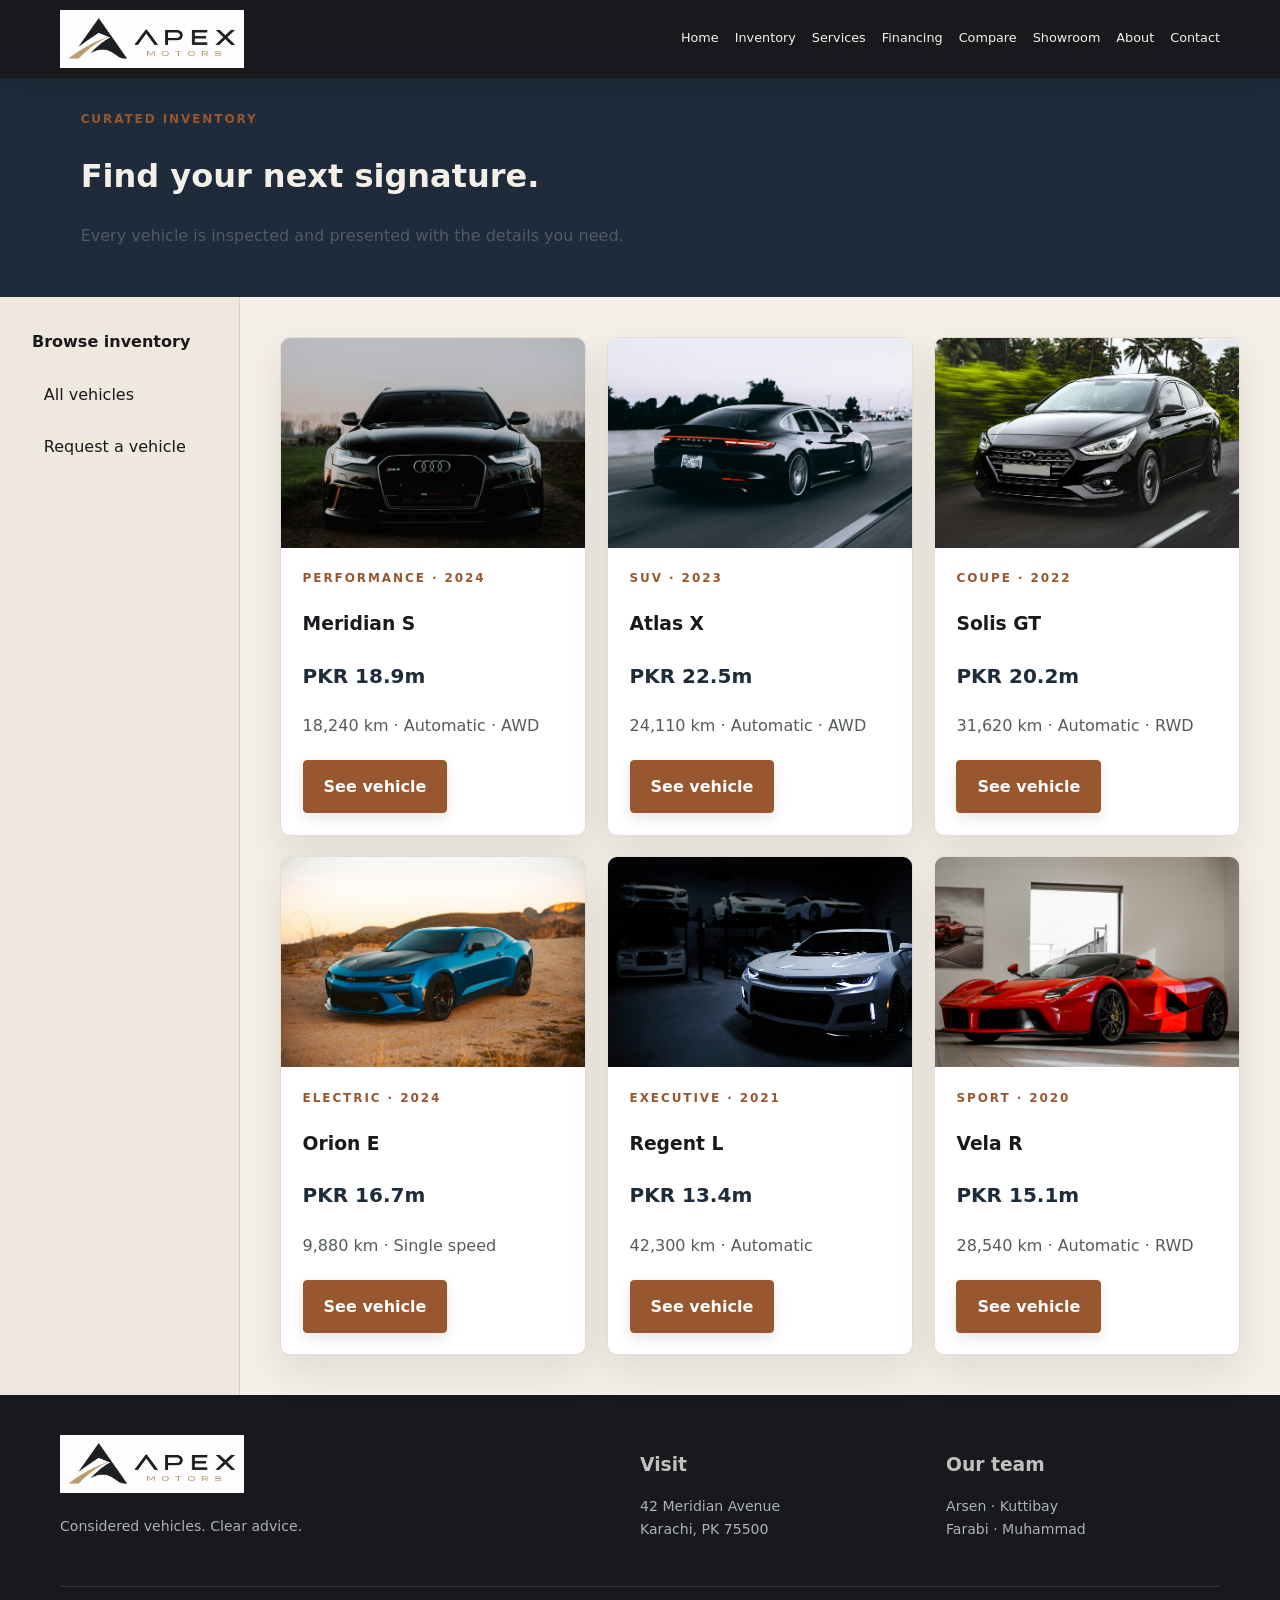
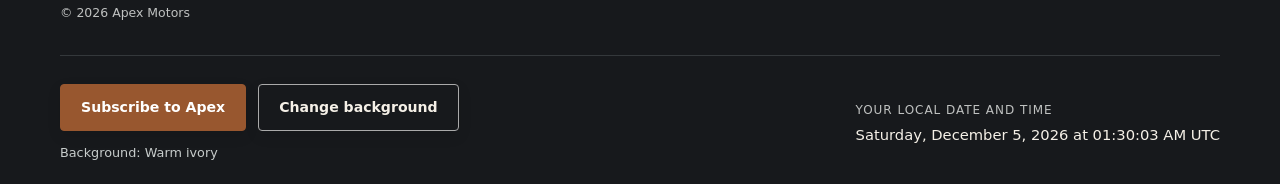
<file: inventory.html>
<!doctype html>
<html lang="en">
  <head>
    <meta charset="utf-8">
    <meta name="viewport" content="width=device-width, initial-scale=1">
    <title>
      Inventory | Apex Motors
    </title>
    <link rel="stylesheet" href="css/style.css">
    <script src="js/main.js" defer>
    </script>
  </head>
  <body>
    <a class="skip-link" href="#main-content">
      Skip to main content
    </a>
    <header class="site-header">
      <div class="container nav-wrap">
        <a class="logo" href="index.html">
          <img src="images/apex-motors-logo.png" alt="Apex Motors home">
          <span class="sr-only">
            Apex Motors
          </span>
        </a>
        <nav class="main-nav" aria-label="Main navigation">
          <a href="index.html">
            Home
          </a>
          <a href="inventory.html">
            Inventory
          </a>
          <a href="services.html">
            Services
          </a>
          <a href="financing.html">
            Financing
          </a>
          <a href="compare.html">
            Compare
          </a>
          <a href="showroom.html">
            Showroom
          </a>
          <a href="about.html">
            About
          </a>
          <a href="contact.html">
            Contact
          </a>
        </nav>
      </div>
    </header>
    <main id="main-content" class="page-shell">
      <div class="shell-header">
        <div class="container">
          <div class="eyebrow">
            Curated inventory
          </div>
          <h1>
            Find your next signature.
          </h1>
          <p>
            Every vehicle is inspected and presented with the details you need.
          </p>
        </div>
      </div>
      <aside>
        <strong>
          Browse inventory
        </strong>
        <nav class="sidebar-nav">
          <a href="#all">
            All vehicles
          </a>
          <a href="contact.html">
            Request a vehicle
          </a>
        </nav>
      </aside>
      <section id="all" class="inventory-grid">
        <article class="card">
          <img src="images/car-02.jpg" alt="Meridian S">
          <div class="card-body">
            <span class="tag">
              Performance · 2024
            </span>
            <h3>
              Meridian S
            </h3>
            <div class="price">
              PKR 18.9m
            </div>
            <p>
              18,240 km · Automatic · AWD
            </p>
            <a class="btn" href="vehicle-detail.html">
              See vehicle
            </a>
          </div>
        </article>
        <article class="card">
          <img src="images/car-07.jpg" alt="Atlas X">
          <div class="card-body">
            <span class="tag">
              SUV · 2023
            </span>
            <h3>
              Atlas X
            </h3>
            <div class="price">
              PKR 22.5m
            </div>
            <p>
              24,110 km · Automatic · AWD
            </p>
            <a class="btn" href="vehicle-detail.html">
              See vehicle
            </a>
          </div>
        </article>
        <article class="card">
          <img src="images/car-01.jpg" alt="Solis GT">
          <div class="card-body">
            <span class="tag">
              Coupe · 2022
            </span>
            <h3>
              Solis GT
            </h3>
            <div class="price">
              PKR 20.2m
            </div>
            <p>
              31,620 km · Automatic · RWD
            </p>
            <a class="btn" href="vehicle-detail.html">
              See vehicle
            </a>
          </div>
        </article>
        <article class="card">
          <img src="images/car-04.jpg" alt="Orion E">
          <div class="card-body">
            <span class="tag">
              Electric · 2024
            </span>
            <h3>
              Orion E
            </h3>
            <div class="price">
              PKR 16.7m
            </div>
            <p>
              9,880 km · Single speed
            </p>
            <a class="btn" href="vehicle-detail.html">
              See vehicle
            </a>
          </div>
        </article>
        <article class="card">
          <img src="images/car-05.jpg" alt="Regent L">
          <div class="card-body">
            <span class="tag">
              Executive · 2021
            </span>
            <h3>
              Regent L
            </h3>
            <div class="price">
              PKR 13.4m
            </div>
            <p>
              42,300 km · Automatic
            </p>
            <a class="btn" href="vehicle-detail.html">
              See vehicle
            </a>
          </div>
        </article>
        <article class="card">
          <img src="images/car-09.jpg" alt="Vela R">
          <div class="card-body">
            <span class="tag">
              Sport · 2020
            </span>
            <h3>
              Vela R
            </h3>
            <div class="price">
              PKR 15.1m
            </div>
            <p>
              28,540 km · Automatic · RWD
            </p>
            <a class="btn" href="vehicle-detail.html">
              See vehicle
            </a>
          </div>
        </article>
      </section>
    </main>
    <footer class="site-footer">
      <div class="container footer-grid">
        <div>
          <a class="logo" href="index.html">
            <img src="images/apex-motors-logo.png" alt="Apex Motors home">
            <span class="sr-only">
              Apex Motors
            </span>
          </a>
          <p>
            Considered vehicles. Clear advice.
          </p>
        </div>
        <div>
          <h3>
            Visit
          </h3>
          <p>
            42 Meridian Avenue
            <br>
            Karachi, PK 75500
          </p>
        </div>
        <div>
          <h3>
            Our team
          </h3>
          <p>
            Arsen · Kuttibay
            <br>
            Farabi · Muhammad
          </p>
        </div>
      </div>
      <div class="container footer-bottom">
        © 2026 Apex Motors
      </div>
      <div class="container assignment-tools">
        <div class="tool-actions">
          <button class="btn" type="button" data-open-subscription>
            Subscribe to Apex
          </button>
          <button class="btn alt tool-button" type="button" data-change-background>
            Change background
          </button>
          <span class="tool-status">
            Background:
            <output data-background-status aria-live="polite">
              Warm ivory
            </output>
          </span>
        </div>
        <div class="local-clock">
          <small>
            Your local date and time
          </small>
          <time data-current-time>
            Loading local time...
          </time>
        </div>
      </div>
    </footer>
    <dialog class="subscription-dialog" id="subscription-dialog" data-subscription-dialog aria-labelledby="subscription-title">
      <div class="modal-card">
        <button class="modal-close" type="button" data-close-subscription aria-label="Close subscription form">
          ×
        </button>
        <div class="kicker modal-kicker">
          Stay in the loop
        </div>
        <h2 id="subscription-title">
          Your next chapter starts here.
        </h2>
        <p>
          Subscribe for the latest arrivals and Apex Motors news.
        </p>
        <form id="subscription-form" data-validate-form novalidate data-success="Your sample subscription is valid. No data was sent or stored.">
          <div class="field">
            <label for="subscription-email">
              Email address
            </label>
            <input id="subscription-email" name="email" type="email" autocomplete="email" required data-validate aria-describedby="subscription-email-error" placeholder="you@example.com">
            <span class="field-error" id="subscription-email-error" aria-live="polite"></span>
          </div>
          <button class="btn" type="submit">
            Subscribe
          </button>
          <p class="form-status" data-form-status role="status" aria-live="polite"></p>
          <p class="field-hint">
            Demo form only. Your email is not sent or stored.
          </p>
        </form>
      </div>
    </dialog>
  </body>
</html>
</file>
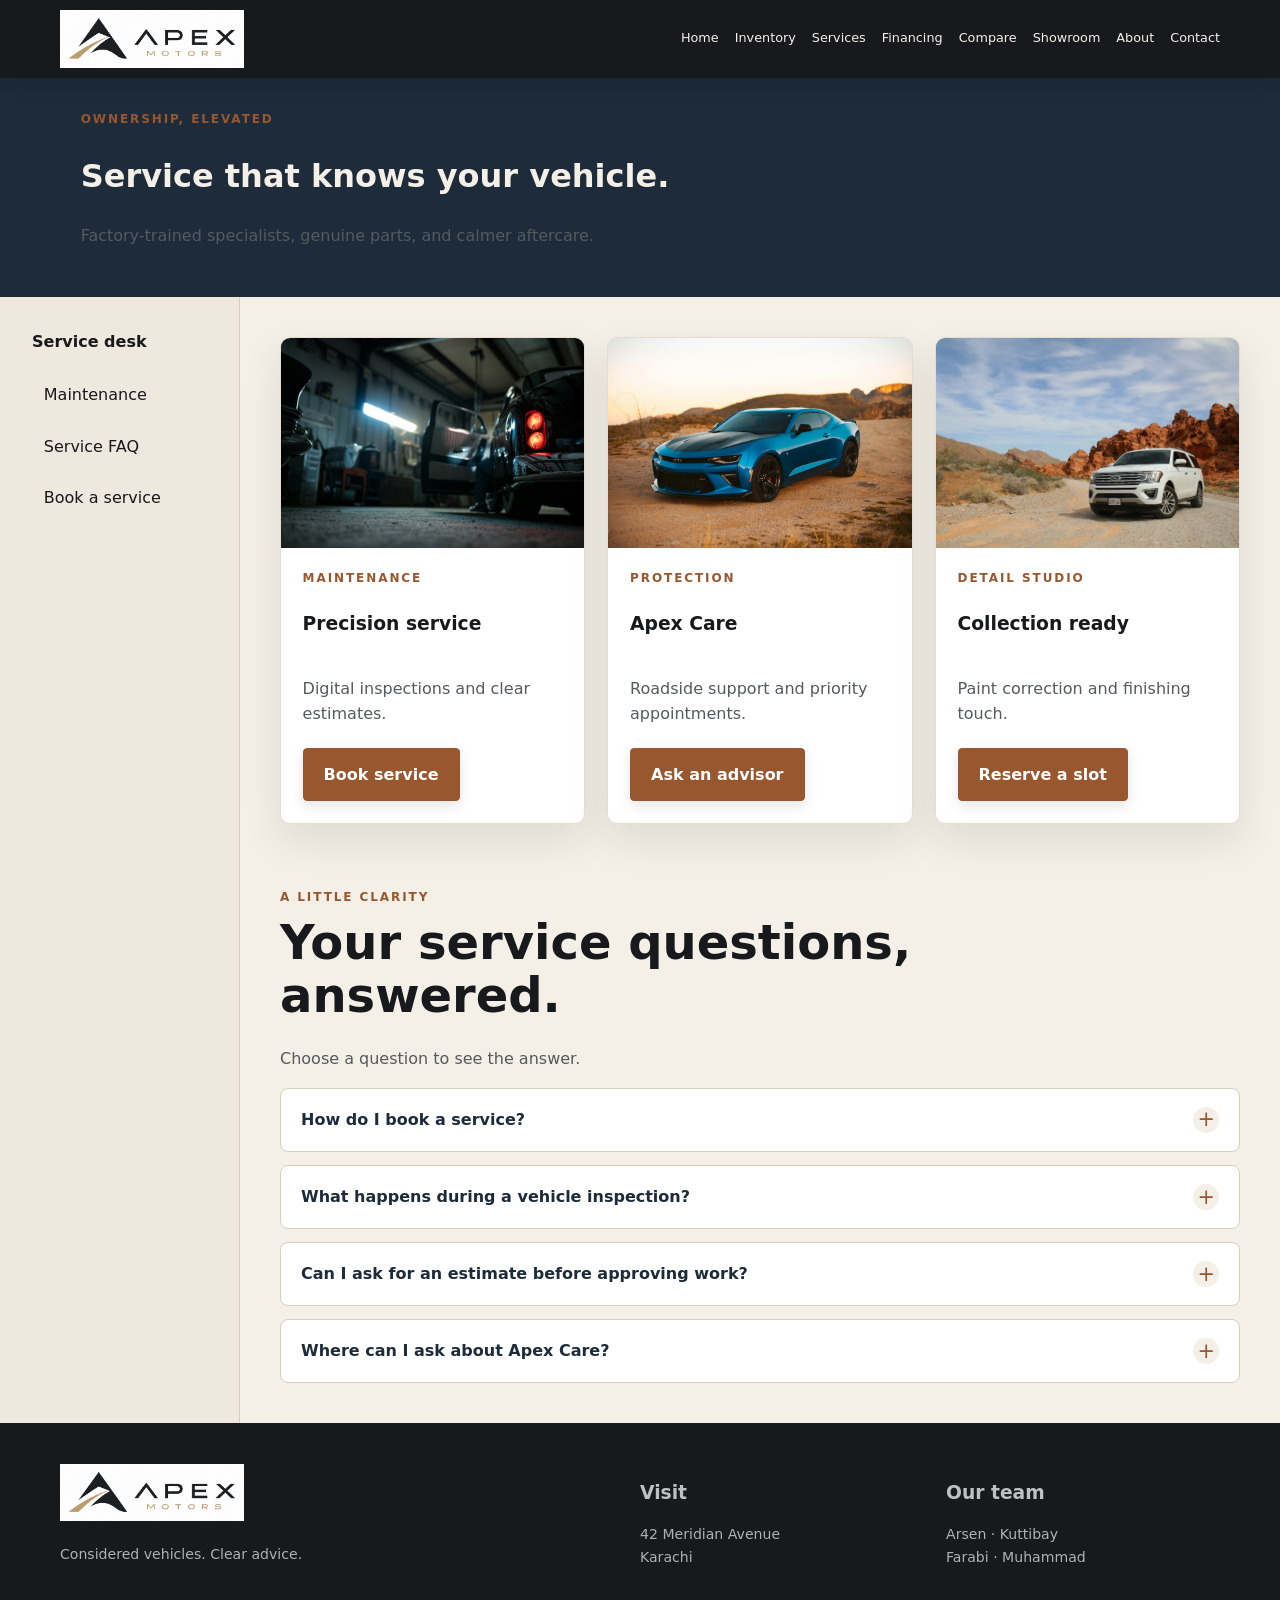
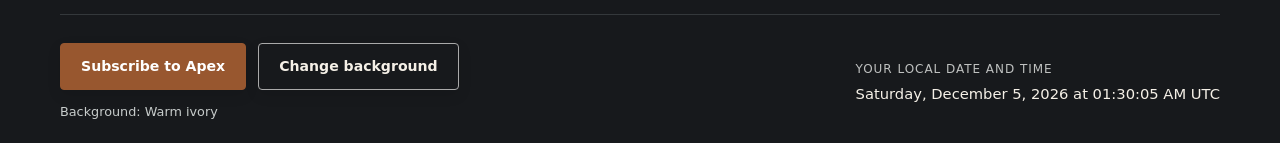
<file: services.html>
<!doctype html>
<html lang="en">
  <head>
    <meta charset="utf-8">
    <meta name="viewport" content="width=device-width, initial-scale=1">
    <title>
      Services | Apex Motors
    </title>
    <link rel="stylesheet" href="css/style.css">
    <script src="js/main.js" defer>
    </script>
  </head>
  <body>
    <a class="skip-link" href="#main-content">
      Skip to main content
    </a>
    <header class="site-header">
      <div class="container nav-wrap">
        <a class="logo" href="index.html">
          <img src="images/apex-motors-logo.png" alt="Apex Motors home">
          <span class="sr-only">
            Apex Motors
          </span>
        </a>
        <nav class="main-nav" aria-label="Main navigation">
          <a href="index.html">
            Home
          </a>
          <a href="inventory.html">
            Inventory
          </a>
          <a href="services.html">
            Services
          </a>
          <a href="financing.html">
            Financing
          </a>
          <a href="compare.html">
            Compare
          </a>
          <a href="showroom.html">
            Showroom
          </a>
          <a href="about.html">
            About
          </a>
          <a href="contact.html">
            Contact
          </a>
        </nav>
      </div>
    </header>
    <main id="main-content" class="page-shell">
      <div class="shell-header">
        <div class="container">
          <div class="eyebrow">
            Ownership, elevated
          </div>
          <h1>
            Service that knows your vehicle.
          </h1>
          <p>
            Factory-trained specialists, genuine parts, and calmer aftercare.
          </p>
        </div>
      </div>
      <aside>
        <strong>
          Service desk
        </strong>
        <nav class="sidebar-nav">
          <a href="#maintenance">
            Maintenance
          </a>
          <a href="#service-faq">
            Service FAQ
          </a>
          <a href="contact.html">
            Book a service
          </a>
        </nav>
      </aside>
      <section>
        <div class="cards" id="maintenance">
          <article class="card">
            <img src="images/service-technician.jpg" alt="Vehicle inside an automotive workshop">
            <div class="card-body">
              <span class="tag">
                Maintenance
              </span>
              <h3>
                Precision service
              </h3>
              <p>
                Digital inspections and clear estimates.
              </p>
              <a class="btn" href="contact.html">
                Book service
              </a>
            </div>
          </article>
          <article class="card">
            <img src="images/service-vehicle.jpg" alt="Red performance vehicle ready for Apex Motors protection service">
            <div class="card-body">
              <span class="tag">
                Protection
              </span>
              <h3>
                Apex Care
              </h3>
              <p>
                Roadside support and priority appointments.
              </p>
              <a class="btn" href="contact.html">
                Ask an advisor
              </a>
            </div>
          </article>
          <article class="card">
            <img src="images/car-08.jpg" alt="Vehicle prepared for customer collection">
            <div class="card-body">
              <span class="tag">
                Detail studio
              </span>
              <h3>
                Collection ready
              </h3>
              <p>
                Paint correction and finishing touch.
              </p>
              <a class="btn" href="contact.html">
                Reserve a slot
              </a>
            </div>
          </article>
        </div>
        <div class="faq-section" id="service-faq" aria-labelledby="faq-title">
          <div class="kicker">
            A little clarity
          </div>
          <h2 id="faq-title">
            Your service questions, answered.
          </h2>
          <p>
            Choose a question to see the answer.
          </p>
          <div class="faq-list">
            <article class="faq-item">
              <h3>
                <button class="faq-trigger" id="faq-question-1" type="button" data-accordion-trigger aria-controls="faq-answer-1" aria-expanded="false">
                  <span>
                    How do I book a service?
                  </span>
                  <span class="faq-symbol" aria-hidden="true">
                    +
                  </span>
                </button>
              </h3>
              <div class="faq-panel" id="faq-answer-1" role="region" aria-labelledby="faq-question-1" aria-hidden="true" inert>
                <div class="faq-panel-inner">
                  <div class="faq-answer">
                    <p>
                      Open our Contact page, choose Vehicle service, and tell us what your vehicle needs. The website form is a demonstration; contact the service desk to arrange an appointment.
                    </p>
                  </div>
                </div>
              </div>
            </article>
            <article class="faq-item">
              <h3>
                <button class="faq-trigger" id="faq-question-2" type="button" data-accordion-trigger aria-controls="faq-answer-2" aria-expanded="false">
                  <span>
                    What happens during a vehicle inspection?
                  </span>
                  <span class="faq-symbol" aria-hidden="true">
                    +
                  </span>
                </button>
              </h3>
              <div class="faq-panel" id="faq-answer-2" role="region" aria-labelledby="faq-question-2" aria-hidden="true" inert>
                <div class="faq-panel-inner">
                  <div class="faq-answer">
                    <p>
                      An advisor explains the inspection, records the condition of the vehicle, and discusses recommended work with you before you decide how to proceed.
                    </p>
                  </div>
                </div>
              </div>
            </article>
            <article class="faq-item">
              <h3>
                <button class="faq-trigger" id="faq-question-3" type="button" data-accordion-trigger aria-controls="faq-answer-3" aria-expanded="false">
                  <span>
                    Can I ask for an estimate before approving work?
                  </span>
                  <span class="faq-symbol" aria-hidden="true">
                    +
                  </span>
                </button>
              </h3>
              <div class="faq-panel" id="faq-answer-3" role="region" aria-labelledby="faq-question-3" aria-hidden="true" inert>
                <div class="faq-panel-inner">
                  <div class="faq-answer">
                    <p>
                      Yes. Ask the service team for a clear estimate and discuss the parts, labour, and expected timing before authorising any work.
                    </p>
                  </div>
                </div>
              </div>
            </article>
            <article class="faq-item">
              <h3>
                <button class="faq-trigger" id="faq-question-4" type="button" data-accordion-trigger aria-controls="faq-answer-4" aria-expanded="false">
                  <span>
                    Where can I ask about Apex Care?
                  </span>
                  <span class="faq-symbol" aria-hidden="true">
                    +
                  </span>
                </button>
              </h3>
              <div class="faq-panel" id="faq-answer-4" role="region" aria-labelledby="faq-question-4" aria-hidden="true" inert>
                <div class="faq-panel-inner">
                  <div class="faq-answer">
                    <p>
                      Use the Contact page and select Vehicle service to explore support and maintenance options with an advisor. The team can explain the options suitable for your vehicle.
                    </p>
                  </div>
                </div>
              </div>
            </article>
          </div>
        </div>
      </section>
    </main>
    <footer class="site-footer">
      <div class="container footer-grid">
        <div>
          <a class="logo" href="index.html">
            <img src="images/apex-motors-logo.png" alt="Apex Motors home">
            <span class="sr-only">
              Apex Motors
            </span>
          </a>
          <p>
            Considered vehicles. Clear advice.
          </p>
        </div>
        <div>
          <h3>
            Visit
          </h3>
          <p>
            42 Meridian Avenue
            <br>
            Karachi
          </p>
        </div>
        <div>
          <h3>
            Our team
          </h3>
          <p>
            Arsen · Kuttibay
            <br>
            Farabi · Muhammad
          </p>
        </div>
      </div>
      <div class="container assignment-tools">
        <div class="tool-actions">
          <button class="btn" type="button" data-open-subscription>
            Subscribe to Apex
          </button>
          <button class="btn alt tool-button" type="button" data-change-background>
            Change background
          </button>
          <span class="tool-status">
            Background:
            <output data-background-status aria-live="polite">
              Warm ivory
            </output>
          </span>
        </div>
        <div class="local-clock">
          <small>
            Your local date and time
          </small>
          <time data-current-time>
            Loading local time...
          </time>
        </div>
      </div>
    </footer>
    <dialog class="subscription-dialog" id="subscription-dialog" data-subscription-dialog aria-labelledby="subscription-title">
      <div class="modal-card">
        <button class="modal-close" type="button" data-close-subscription aria-label="Close subscription form">
          ×
        </button>
        <div class="kicker modal-kicker">
          Stay in the loop
        </div>
        <h2 id="subscription-title">
          Your next chapter starts here.
        </h2>
        <p>
          Subscribe for the latest arrivals and Apex Motors news.
        </p>
        <form id="subscription-form" data-validate-form novalidate data-success="Your sample subscription is valid. No data was sent or stored.">
          <div class="field">
            <label for="subscription-email">
              Email address
            </label>
            <input id="subscription-email" name="email" type="email" autocomplete="email" required data-validate aria-describedby="subscription-email-error" placeholder="you@example.com">
            <span class="field-error" id="subscription-email-error" aria-live="polite"></span>
          </div>
          <button class="btn" type="submit">
            Subscribe
          </button>
          <p class="form-status" data-form-status role="status" aria-live="polite"></p>
          <p class="field-hint">
            Demo form only. Your email is not sent or stored.
          </p>
        </form>
      </div>
    </dialog>
  </body>
</html>
</file>
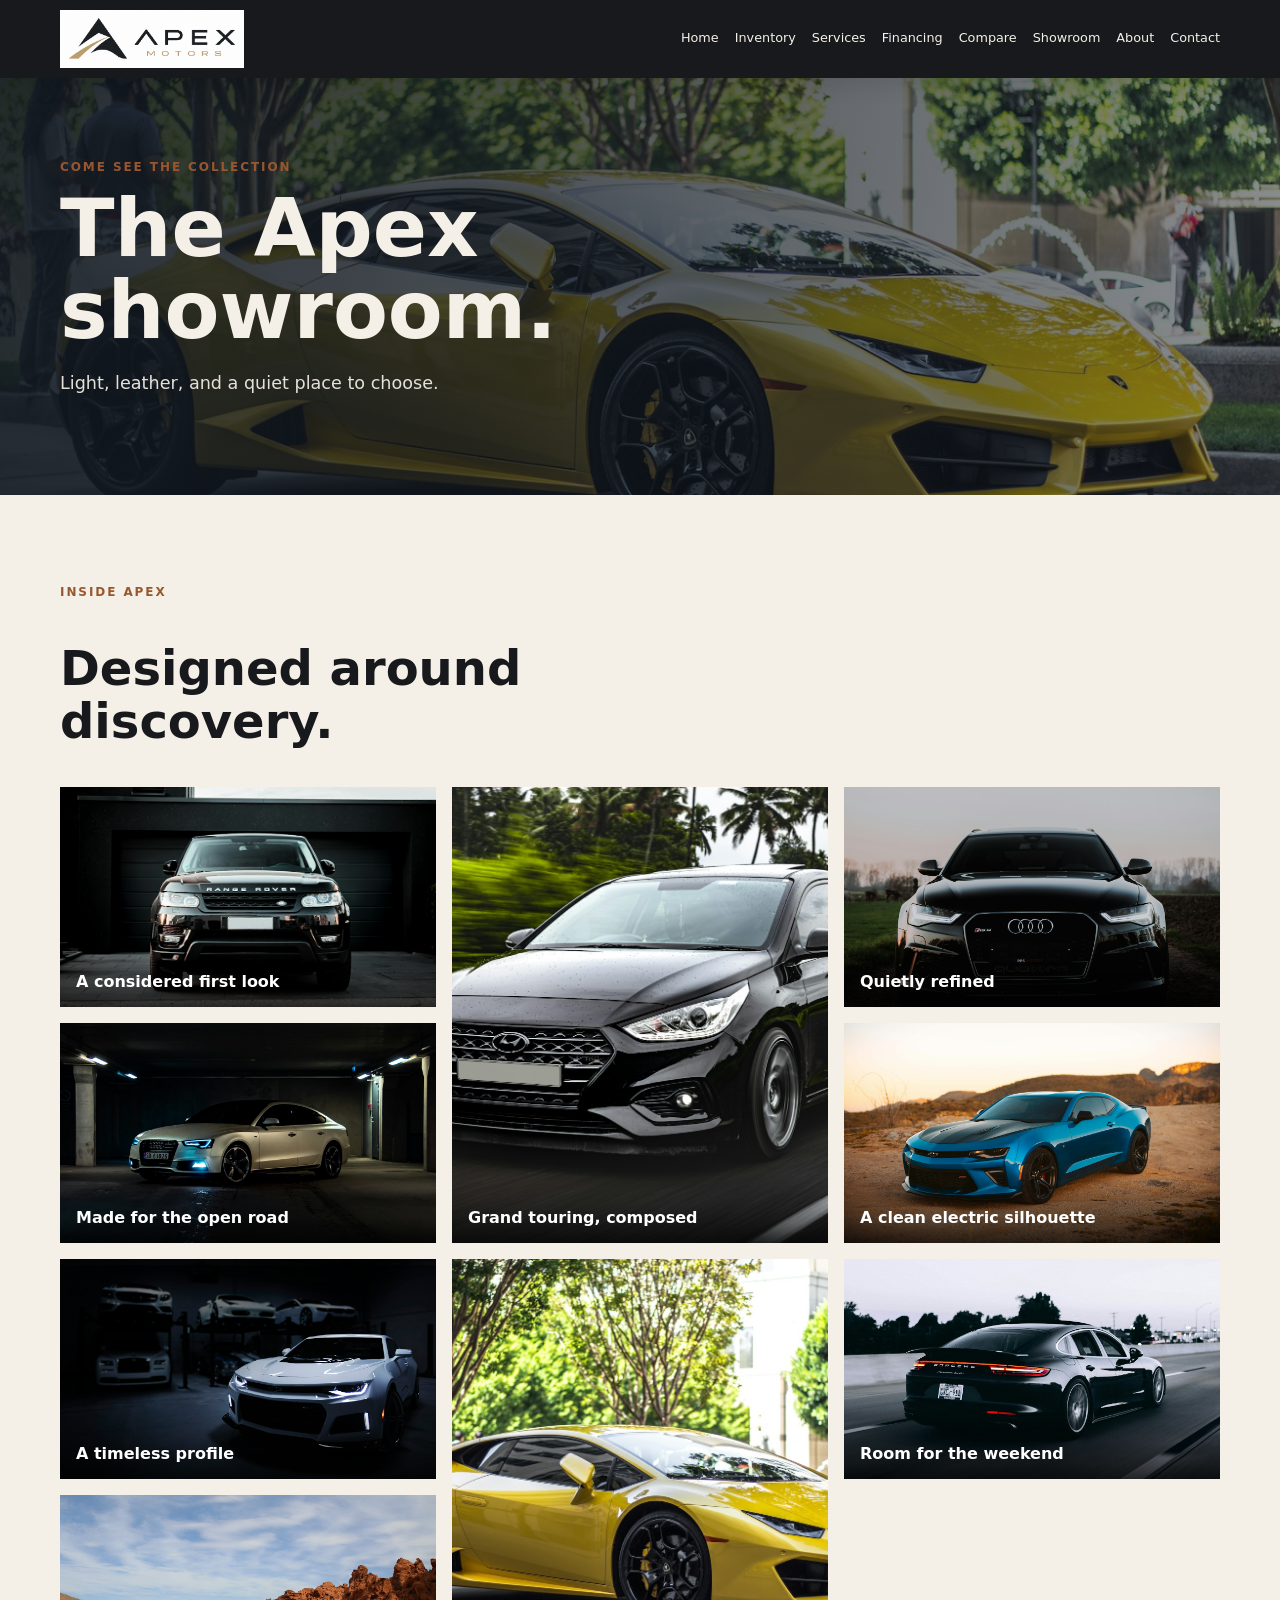
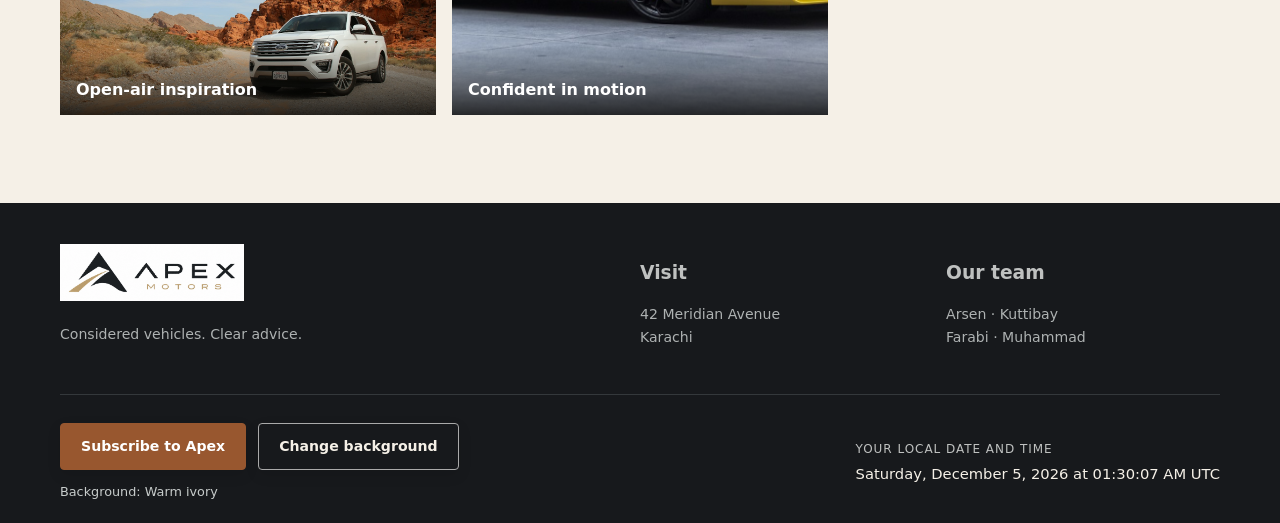
<file: showroom.html>
<!doctype html>
<html lang="en">
  <head>
    <meta charset="utf-8">
    <meta name="viewport" content="width=device-width, initial-scale=1">
    <title>
      Showroom | Apex Motors
    </title>
    <link rel="stylesheet" href="css/style.css">
    <script src="js/main.js" defer>
    </script>
  </head>
  <body>
    <a class="skip-link" href="#main-content">
      Skip to main content
    </a>
    <header class="site-header">
      <div class="container nav-wrap">
        <a class="logo" href="index.html">
          <img src="images/apex-motors-logo.png" alt="Apex Motors home">
          <span class="sr-only">
            Apex Motors
          </span>
        </a>
        <nav class="main-nav" aria-label="Main navigation">
          <a href="index.html">
            Home
          </a>
          <a href="inventory.html">
            Inventory
          </a>
          <a href="services.html">
            Services
          </a>
          <a href="financing.html">
            Financing
          </a>
          <a href="compare.html">
            Compare
          </a>
          <a href="showroom.html">
            Showroom
          </a>
          <a href="about.html">
            About
          </a>
          <a href="contact.html">
            Contact
          </a>
        </nav>
      </div>
    </header>
    <main id="main-content">
      <section class="hero small">
        <div class="container hero-content">
          <div class="eyebrow">
            Come see the collection
          </div>
          <h1>
            The Apex showroom.
          </h1>
          <p>
            Light, leather, and a quiet place to choose.
          </p>
        </div>
      </section>
      <section class="section">
        <div class="container">
          <div class="kicker">
            Inside Apex
          </div>
          <h2>
            Designed around discovery.
          </h2>
          <div class="gallery">
            <figure>
              <img src="images/showroom-1.jpg" alt="A black SUV displayed at the Apex showroom" loading="lazy" decoding="async">
              <figcaption>
                A considered first look
              </figcaption>
            </figure>
            <figure>
              <img src="images/car-01.jpg" alt="Black grand touring sedan on a tree-lined road" loading="lazy" decoding="async">
              <figcaption>
                Grand touring, composed
              </figcaption>
            </figure>
            <figure>
              <img src="images/car-02.jpg" alt="White luxury sedan in a softly lit garage" loading="lazy" decoding="async">
              <figcaption>
                Quietly refined
              </figcaption>
            </figure>
            <figure>
              <img src="images/car-03.jpg" alt="Blue sports coupe against an open landscape" loading="lazy" decoding="async">
              <figcaption>
                Made for the open road
              </figcaption>
            </figure>
            <figure>
              <img src="images/car-04.jpg" alt="White sports coupe in a dark showroom" loading="lazy" decoding="async">
              <figcaption>
                A clean electric silhouette
              </figcaption>
            </figure>
            <figure>
              <img src="images/car-05.jpg" alt="Yellow sports car outside a modern building" loading="lazy" decoding="async">
              <figcaption>
                A timeless profile
              </figcaption>
            </figure>
            <figure>
              <img src="images/car-06.jpg" alt="Black luxury coupe on a multi-lane road" loading="lazy" decoding="async">
              <figcaption>
                Confident in motion
              </figcaption>
            </figure>
            <figure>
              <img src="images/car-07.jpg" alt="White SUV on a road through red-rock scenery" loading="lazy" decoding="async">
              <figcaption>
                Room for the weekend
              </figcaption>
            </figure>
            <figure>
              <img src="images/car-08.jpg" alt="Red performance car in a bright showroom" loading="lazy" decoding="async">
              <figcaption>
                Open-air inspiration
              </figcaption>
            </figure>
          </div>
        </div>
      </section>
    </main>
    <footer class="site-footer">
      <div class="container footer-grid">
        <div>
          <a class="logo" href="index.html">
            <img src="images/apex-motors-logo.png" alt="Apex Motors home">
            <span class="sr-only">
              Apex Motors
            </span>
          </a>
          <p>
            Considered vehicles. Clear advice.
          </p>
        </div>
        <div>
          <h3>
            Visit
          </h3>
          <p>
            42 Meridian Avenue
            <br>
            Karachi
          </p>
        </div>
        <div>
          <h3>
            Our team
          </h3>
          <p>
            Arsen · Kuttibay
            <br>
            Farabi · Muhammad
          </p>
        </div>
      </div>
      <div class="container assignment-tools">
        <div class="tool-actions">
          <button class="btn" type="button" data-open-subscription>
            Subscribe to Apex
          </button>
          <button class="btn alt tool-button" type="button" data-change-background>
            Change background
          </button>
          <span class="tool-status">
            Background:
            <output data-background-status aria-live="polite">
              Warm ivory
            </output>
          </span>
        </div>
        <div class="local-clock">
          <small>
            Your local date and time
          </small>
          <time data-current-time>
            Loading local time...
          </time>
        </div>
      </div>
    </footer>
    <dialog class="subscription-dialog" id="subscription-dialog" data-subscription-dialog aria-labelledby="subscription-title">
      <div class="modal-card">
        <button class="modal-close" type="button" data-close-subscription aria-label="Close subscription form">
          ×
        </button>
        <div class="kicker modal-kicker">
          Stay in the loop
        </div>
        <h2 id="subscription-title">
          Your next chapter starts here.
        </h2>
        <p>
          Subscribe for the latest arrivals and Apex Motors news.
        </p>
        <form id="subscription-form" data-validate-form novalidate data-success="Your sample subscription is valid. No data was sent or stored.">
          <div class="field">
            <label for="subscription-email">
              Email address
            </label>
            <input id="subscription-email" name="email" type="email" autocomplete="email" required data-validate aria-describedby="subscription-email-error" placeholder="you@example.com">
            <span class="field-error" id="subscription-email-error" aria-live="polite"></span>
          </div>
          <button class="btn" type="submit">
            Subscribe
          </button>
          <p class="form-status" data-form-status role="status" aria-live="polite"></p>
          <p class="field-hint">
            Demo form only. Your email is not sent or stored.
          </p>
        </form>
      </div>
    </dialog>
  </body>
</html>
</file>
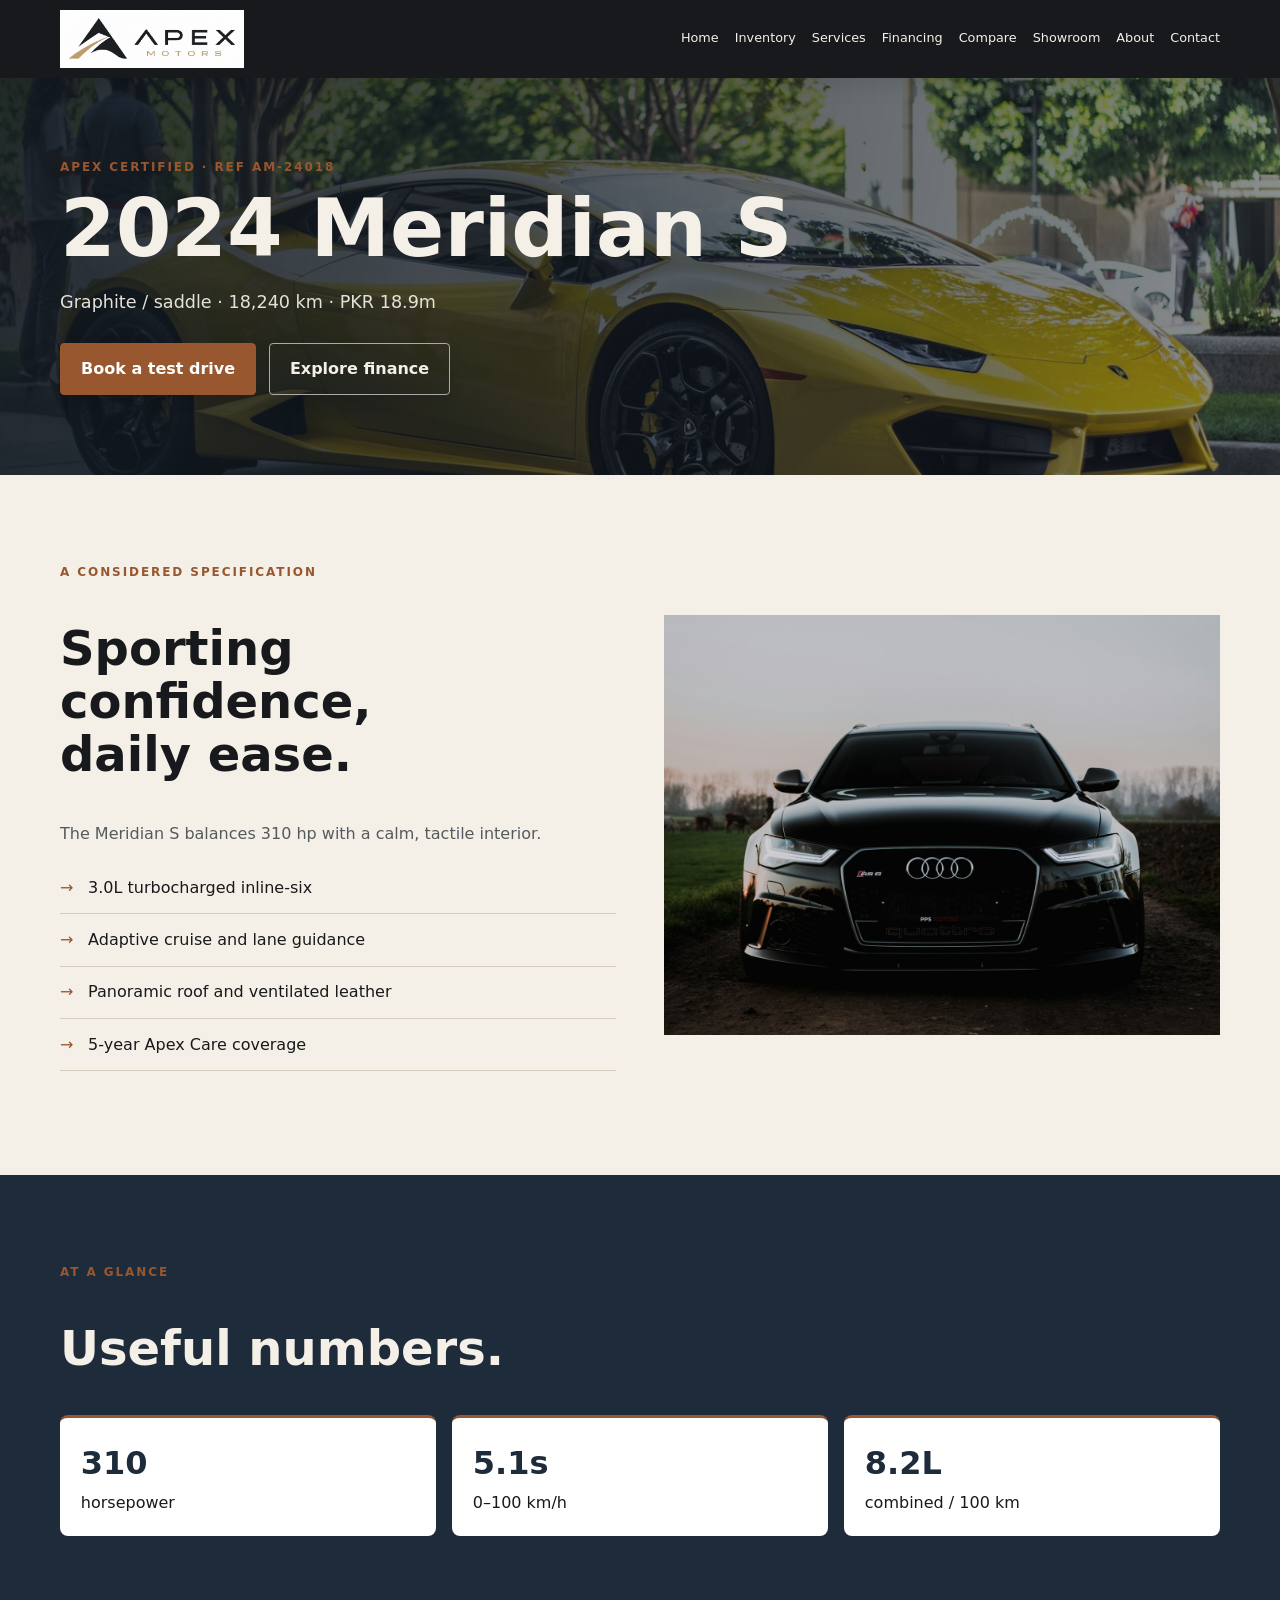
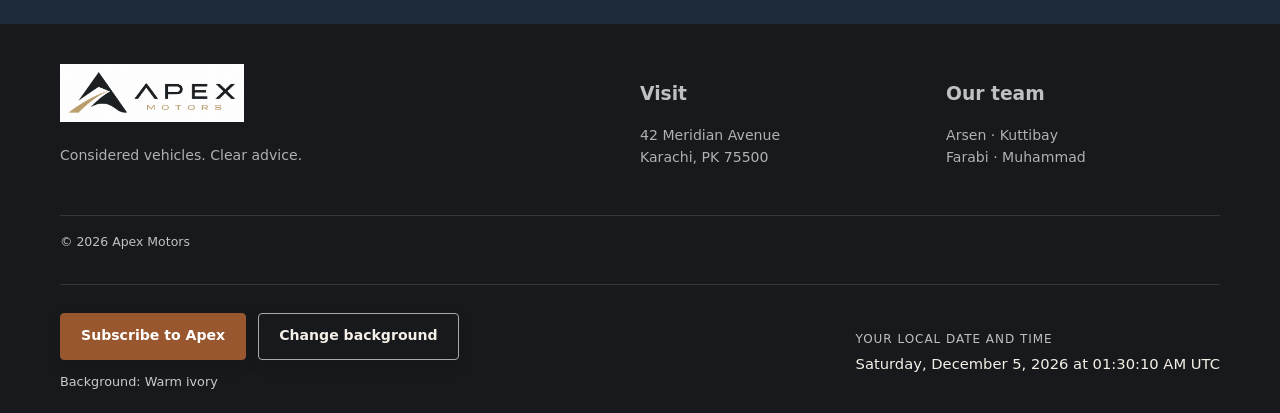
<file: vehicle-detail.html>
<!doctype html>
<html lang="en">
  <head>
    <meta charset="utf-8">
    <meta name="viewport" content="width=device-width, initial-scale=1">
    <title>
      Meridian S | Apex Motors
    </title>
    <link rel="stylesheet" href="css/style.css">
    <script src="js/main.js" defer>
    </script>
  </head>
  <body>
    <a class="skip-link" href="#main-content">
      Skip to main content
    </a>
    <header class="site-header">
      <div class="container nav-wrap">
        <a class="logo" href="index.html">
          <img src="images/apex-motors-logo.png" alt="Apex Motors home">
          <span class="sr-only">
            Apex Motors
          </span>
        </a>
        <nav class="main-nav" aria-label="Main navigation">
          <a href="index.html">
            Home
          </a>
          <a href="inventory.html">
            Inventory
          </a>
          <a href="services.html">
            Services
          </a>
          <a href="financing.html">
            Financing
          </a>
          <a href="compare.html">
            Compare
          </a>
          <a href="showroom.html">
            Showroom
          </a>
          <a href="about.html">
            About
          </a>
          <a href="contact.html">
            Contact
          </a>
        </nav>
      </div>
    </header>
    <main id="main-content">
      <section class="hero small">
        <div class="container hero-content">
          <div class="eyebrow">
            Apex certified · Ref AM-24018
          </div>
          <h1>
            2024 Meridian S
          </h1>
          <p>
            Graphite / saddle · 18,240 km · PKR 18.9m
          </p>
          <div class="actions">
            <a class="btn" href="contact.html">
              Book a test drive
            </a>
            <a class="btn alt" href="financing.html">
              Explore finance
            </a>
          </div>
        </div>
      </section>
      <section class="section">
        <div class="container split">
          <div>
            <div class="kicker">
              A considered specification
            </div>
            <h2>
              Sporting confidence, daily ease.
            </h2>
            <p>
              The Meridian S balances 310 hp with a calm, tactile interior.
            </p>
            <ul class="list">
              <li>
                3.0L turbocharged inline-six
              </li>
              <li>
                Adaptive cruise and lane guidance
              </li>
              <li>
                Panoramic roof and ventilated leather
              </li>
              <li>
                5-year Apex Care coverage
              </li>
            </ul>
          </div>
          <img src="images/car-02.jpg" alt="Graphite Meridian S">
        </div>
      </section>
      <section class="section dark">
        <div class="container">
          <div class="kicker">
            At a glance
          </div>
          <h2>
            Useful numbers.
          </h2>
          <div class="stats">
            <div class="stat">
              <strong>
                310
              </strong>
              horsepower
            </div>
            <div class="stat">
              <strong>
                5.1s
              </strong>
              0–100 km/h
            </div>
            <div class="stat">
              <strong>
                8.2L
              </strong>
              combined / 100 km
            </div>
          </div>
        </div>
      </section>
    </main>
    <footer class="site-footer">
      <div class="container footer-grid">
        <div>
          <a class="logo" href="index.html">
            <img src="images/apex-motors-logo.png" alt="Apex Motors home">
            <span class="sr-only">
              Apex Motors
            </span>
          </a>
          <p>
            Considered vehicles. Clear advice.
          </p>
        </div>
        <div>
          <h3>
            Visit
          </h3>
          <p>
            42 Meridian Avenue
            <br>
            Karachi, PK 75500
          </p>
        </div>
        <div>
          <h3>
            Our team
          </h3>
          <p>
            Arsen · Kuttibay
            <br>
            Farabi · Muhammad
          </p>
        </div>
      </div>
      <div class="container footer-bottom">
        © 2026 Apex Motors
      </div>
      <div class="container assignment-tools">
        <div class="tool-actions">
          <button class="btn" type="button" data-open-subscription>
            Subscribe to Apex
          </button>
          <button class="btn alt tool-button" type="button" data-change-background>
            Change background
          </button>
          <span class="tool-status">
            Background:
            <output data-background-status aria-live="polite">
              Warm ivory
            </output>
          </span>
        </div>
        <div class="local-clock">
          <small>
            Your local date and time
          </small>
          <time data-current-time>
            Loading local time...
          </time>
        </div>
      </div>
    </footer>
    <dialog class="subscription-dialog" id="subscription-dialog" data-subscription-dialog aria-labelledby="subscription-title">
      <div class="modal-card">
        <button class="modal-close" type="button" data-close-subscription aria-label="Close subscription form">
          ×
        </button>
        <div class="kicker modal-kicker">
          Stay in the loop
        </div>
        <h2 id="subscription-title">
          Your next chapter starts here.
        </h2>
        <p>
          Subscribe for the latest arrivals and Apex Motors news.
        </p>
        <form id="subscription-form" data-validate-form novalidate data-success="Your sample subscription is valid. No data was sent or stored.">
          <div class="field">
            <label for="subscription-email">
              Email address
            </label>
            <input id="subscription-email" name="email" type="email" autocomplete="email" required data-validate aria-describedby="subscription-email-error" placeholder="you@example.com">
            <span class="field-error" id="subscription-email-error" aria-live="polite"></span>
          </div>
          <button class="btn" type="submit">
            Subscribe
          </button>
          <p class="form-status" data-form-status role="status" aria-live="polite"></p>
          <p class="field-hint">
            Demo form only. Your email is not sent or stored.
          </p>
        </form>
      </div>
    </dialog>
  </body>
</html>
</file>
<file: css/style.css>
:root {
  --ink:#17191c;
  --navy:#1d2b3a;
  --cream:#f5f0e7;
  --copper:#b8784c;
  --line:#d9d1c4;
  --shadow:0 18px 45px #0f141a1f
}
* {
  box-sizing:border-box
}
body {
  margin:0;
  background:var(--cream);
  color:var(--ink);
  font:16px/1.6 Inter,system-ui,sans-serif
}
img {
  max-width:100%;
  display:block
}
a {
  color:inherit;
  text-decoration:none
}
.container {
  width:min(1160px,92%);
  margin:auto
}
.site-header {
  background:var(--ink);
  color:var(--cream);
  position:sticky;
  top:0;
  z-index:5
}
.nav-wrap {
  min-height:78px;
  display:flex;
  align-items:center;
  justify-content:space-between;
  gap:2rem
}
.logo {
  display:inline-flex;
  align-items:center;
  min-width:184px;
  transition:opacity .2s
}
.logo img {
  width:184px;
  height:58px;
  object-fit:contain;
  object-position:center
}
.logo:hover {
  opacity:.8
}
.sr-only {
  position:absolute;
  width:1px;
  height:1px;
  padding:0;
  margin:-1px;
  overflow:hidden;
  clip:rect(0,0,0,0);
  white-space:nowrap;
  border:0
}
.logo span,.eyebrow,.kicker,.tag {
  color:var(--copper)
}
.main-nav {
  display:flex;
  justify-content:center;
  gap:1rem;
  flex-wrap:wrap
}
.main-nav a {
  font-size:.8rem;
  padding:.35rem 0;
  border-bottom:2px solid transparent
}
.main-nav a:hover {
  border-color:var(--copper)
}
.hero {
  background:linear-gradient(100deg,#17191ceb,#17191c73),url('../images/car-06.jpg') center/cover;
  color:var(--cream);
  min-height:560px;
  display:grid;
  align-items:center
}
.hero.small {
  min-height:310px
}
.hero-content {
  max-width:680px;
  min-width:0;
  padding:5rem 0
}
.eyebrow,.kicker,.tag {
  font-size:.75rem;
  font-weight:700;
  letter-spacing:.16em;
  text-transform:uppercase
}
.hero h1 {
  font-size:clamp(2.4rem,6vw,5rem);
  line-height:1.05;
  margin:.7rem 0;
  overflow-wrap:anywhere
}
.hero p {
  color:#e5e1d9;
  font-size:1.1rem;
  overflow-wrap:anywhere
}
.actions {
  display:flex;
  max-width:100%;
  gap:.8rem;
  flex-wrap:wrap;
  margin-top:1.7rem
}
.actions>.btn {
  max-width:100%;
  white-space:normal
}
.btn {
  display:inline-block;
  background:var(--copper);
  color:#fff;
  padding:.78rem 1.25rem;
  border:1px solid var(--copper);
  font-weight:700;
  cursor:pointer
}
.btn:hover {
  background:#965c35;
  transform:translateY(-2px)
}
.btn.alt {
  background:transparent;
  color:var(--cream);
  border-color:#aaa
}
.section {
  padding:5rem 0
}
.section-head {
  display:flex;
  justify-content:space-between;
  align-items:end;
  margin-bottom:2rem
}
h2 {
  font-size:clamp(1.8rem,4vw,3rem);
  line-height:1.1
}
h3 {
  line-height:1.2
}
p {
  color:#545a5e
}
.dark {
  background:var(--navy);
  color:var(--cream)
}
.dark p {
  color:#cbd1d3
}
.cards {
  display:flex;
  gap:1.3rem;
  align-items:stretch
}
.card {
  background:#fff;
  box-shadow:var(--shadow);
  display:flex;
  flex:1;
  flex-direction:column;
  transition:.25s
}
.card:hover {
  transform:translateY(-5px)
}
.card img {
  height:210px;
  width:100%;
  object-fit:cover
}
.card-body {
  padding:1.35rem;
  display:flex;
  flex-direction:column;
  flex:1
}
.card-body .btn {
  margin-top:auto;
  align-self:flex-start
}
.specs {
  display:flex;
  justify-content:space-between;
  border-top:1px solid var(--line);
  margin:1rem 0;
  padding-top:1rem;
  font-size:.8rem
}
.split {
  display:grid;
  grid-template-columns:1fr 1fr;
  gap:3rem;
  align-items:center
}
.split img {
  width:100%;
  height:420px;
  object-fit:cover
}
.list {
  padding:0;
  list-style:none
}
.list li {
  border-bottom:1px solid var(--line);
  padding:.8rem 0
}
.list li:before {
  content:'→';
  color:var(--copper);
  margin-right:.6rem
}
.site-footer {
  grid-area:foot;
  background:var(--ink);
  color:#bfc1c0;
  padding:2.5rem 0 1.3rem
}
.footer-grid {
  display:grid;
  grid-template-columns:2fr 1fr 1fr;
  gap:2rem
}
.site-footer p {
  color:#aeb2b2;
  font-size:.88rem
}
.footer-bottom {
  border-top:1px solid #34383b;
  margin-top:2rem;
  padding-top:1rem;
  font-size:.78rem
}
.page-shell {
  display:grid;
  grid-template-areas:'head head' 'side main' 'foot foot';
  grid-template-columns:240px 1fr
}
.shell-header {
  grid-area:head;
  background:var(--navy);
  color:var(--cream);
  padding:2rem
}
.page-shell aside {
  grid-area:side;
  border-right:1px solid var(--line);
  padding:2rem;
  background:#eee8de
}
.page-shell>section {
  grid-area:main;
  padding:2.5rem
}
.sidebar-nav {
  display:grid;
  gap:.5rem;
  margin-top:1.2rem
}
.sidebar-nav a {
  padding:.55rem;
  border-left:3px solid transparent
}
.sidebar-nav a:hover {
  border-color:var(--copper)
}
.inventory-grid {
  display:grid!important;
  grid-template-columns:repeat(3,1fr);
  gap:1.3rem
}
.price {
  font-size:1.25rem;
  font-weight:800;
  color:var(--navy)
}
.table-wrap {
  overflow-x:auto;
  background:#fff;
  box-shadow:var(--shadow)
}
table {
  width:100%;
  border-collapse:collapse;
  min-width:720px
}
th,td {
  text-align:left;
  padding:1rem;
  border-bottom:1px solid var(--line)
}
th {
  background:var(--navy);
  color:var(--cream)
}
tr:nth-child(even) {
  background:#faf8f3
}
.gallery {
  display:grid;
  grid-template-columns:repeat(3,1fr);
  grid-auto-rows:220px;
  gap:1rem
}
.gallery figure {
  margin:0;
  position:relative;
  overflow:hidden;
  background:var(--ink)
}
.gallery img {
  width:100%;
  height:100%;
  object-fit:cover;
  transition:.35s
}
.gallery figure:hover img {
  transform:scale(1.06);
  opacity:.7
}
.gallery figcaption {
  position:absolute;
  bottom:0;
  left:0;
  right:0;
  background:linear-gradient(transparent,#000c);
  color:#fff;
  padding:2rem 1rem .8rem;
  font-weight:700
}
.gallery figure:nth-child(2),.gallery figure:nth-child(7) {
  grid-row:span 2
}
.form-layout {
  display:grid;
  grid-template-columns:1.2fr .8fr;
  gap:2rem
}
.form-card {
  background:#fff;
  padding:2rem;
  box-shadow:var(--shadow)
}
.form-grid {
  display:grid;
  grid-template-columns:1fr 1fr;
  gap:1rem
}
.field {
  display:grid;
  gap:.35rem;
  margin-bottom:1rem
}
.field.full {
  grid-column:1/-1
}
.field input,.field select,.field textarea {
  font:inherit;
  border:1px solid #cfc7ba;
  padding:.75rem;
  width:100%
}
.field input:focus,.field select:focus,.field textarea:focus {
  outline:2px solid var(--copper);
  outline-offset:2px
}
.choice-row {
  display:flex;
  gap:1rem;
  flex-wrap:wrap
}
.quote,.notice {
  padding:1rem 1.2rem;
  background:#eee8de;
  border-left:3px solid var(--copper)
}
#team-portrait {
  border-radius:50%;
  aspect-ratio:1;
  object-fit:cover;
  width:280px;
  height:280px
}
.stats {
  display:grid;
  grid-template-columns:repeat(3,1fr);
  gap:1rem
}
.stat {
  padding:1.3rem;
  border-top:3px solid var(--copper);
  background:#fff;
  color:var(--ink)
}
.stat strong {
  font-size:2rem;
  color:var(--navy);
  display:block
}
@media(max-width:900px) {
  .nav-wrap {
    align-items:flex-start;
    padding:1rem 0;
    flex-direction:column
  }
  .page-shell {
    grid-template-areas:'head' 'main' 'side';
    grid-template-columns:1fr
  }
  .page-shell aside {
    border-right:0;
    border-top:1px solid var(--line)
  }
  .inventory-grid {
    grid-template-columns:repeat(2,1fr)!important
  }
  .split,.form-layout {
    grid-template-columns:1fr
  }
}
@media(max-width:620px) {
  .cards {
    flex-direction:column
  }
  .inventory-grid,.gallery {
    grid-template-columns:1fr!important
  }
  .gallery {
    grid-auto-rows:230px
  }
  .gallery figure:nth-child(2),.gallery figure:nth-child(7) {
    grid-row:span 1
  }
  .footer-grid,.form-grid,.stats {
    grid-template-columns:1fr
  }
  .section {
    padding:3.5rem 0
  }
}
.team-section {
  background:#eee8de
}
.about-intro {
  background:#fff
}
.about-intro-copy {
  max-width:680px;
  margin:0 auto;
  text-align:center
}
.team-cards {
  display:grid;
  grid-template-columns:repeat(4,1fr);
  gap:1.25rem;
  margin-top:2rem
}
.profile-card {
  background:#fff;
  box-shadow:var(--shadow);
  padding:1.35rem;
  text-align:center;
  transition:transform .25s,box-shadow .25s
}
.profile-card:hover {
  transform:translateY(-5px);
  box-shadow:0 22px 50px #0f141a2b
}
.profile-card img {
  width:150px;
  height:150px;
  margin:0 auto;
  border-radius:50%;
  object-fit:cover
}
.profile-copy h3 {
  margin:1rem 0 .25rem
}
.profile-copy p {
  margin:0;
  color:#6a625b;
  font-size:.92rem
}
@media(max-width:900px) {
  .team-cards {
    grid-template-columns:repeat(2,1fr)
  }
}
@media(max-width:620px) {
  .team-cards {
    grid-template-columns:1fr 1fr;
    gap:.8rem
  }
  .profile-card {
    padding:1rem
  }
  .profile-card img {
    width:120px;
    height:120px
  }
}
@media(max-width:620px) {
  .logo,.logo img {
    width:164px;
    min-width:164px;
    height:50px
  }
  .nav-wrap {
    gap:1rem
  }
}
:root {
  --copper:#98572f
}
.main-nav {
  gap:.55rem 1rem
}
.main-nav a:focus-visible,.btn:focus-visible,.sidebar-nav a:focus-visible,.logo:focus-visible {
  outline:3px solid #e2bd95;
  outline-offset:4px
}
.main-nav a {
  min-height:40px;
  display:flex;
  align-items:center
}
.card,.split>* , .form-layout>* {
  min-width:0
}
.field input,.field select,.field textarea {
  min-width:0
}
.skip-link {
  position:absolute;
  left:1rem;
  top:-5rem;
  z-index:10;
  background:#fff;
  color:var(--ink);
  padding:.7rem 1rem
}
.skip-link:focus {
  top:1rem
}
@media(max-width:900px) {
  .main-nav {
    width:100%;
    justify-content:flex-start
  }
}
@media(max-width:620px) {
  .main-nav {
    display:grid;
    grid-template-columns:repeat(4,minmax(0,1fr));
    gap:.2rem .55rem
  }
  .main-nav a {
    font-size:.72rem;
    line-height:1.2;
    min-height:38px
  }
  .hero-content {
    padding:3rem 0
  }
  .hero {
    min-height:480px
  }
  .hero.small {
    min-height:290px
  }
  .shell-header {
    padding:1.5rem 1rem
  }
  .page-shell>section {
    padding:1.25rem
  }
  .form-card {
    padding:1.25rem
  }
}
@media(max-width:360px) {
  .main-nav {
    grid-template-columns:repeat(3,minmax(0,1fr))
  }
  .main-nav a {
    font-size:.7rem
  }
  .actions .btn {
    width:100%;
    text-align:center
  }
}
@media(prefers-reduced-motion:reduce) {
  *,*::before,*::after {
    scroll-behavior:auto!important;
    animation-duration:.01ms!important;
    animation-iteration-count:1!important;
    transition-duration:.01ms!important
  }
}
fieldset {
  border:0;
  padding:0;
  margin:0;
  min-width:0
}
:root {
  --copper: #98572f;
  --line: #d8cec0;
  --shadow: 0 16px 38px rgb(23 25 28 / 10%);
}
html {
  scroll-behavior: smooth;
}
body {
  overflow-x: clip;
}
.container, main, .hero-content, .main-nav, .cards, .card, .split > *, .form-layout > * {
  min-width: 0;
}
.container {
  max-width: 100%;
}
h1, h2, h3, p, a {
  overflow-wrap: anywhere;
}
.site-header {
  box-shadow: 0 5px 22px rgb(0 0 0 / 12%);
}
.main-nav {
  min-width: 0;
  align-items: center;
}
.main-nav a {
  position: relative;
  min-height: 40px;
  display: inline-flex;
  align-items: center;
  transition: color .18s ease, border-color .18s ease;
}
.main-nav a:focus-visible, .logo:focus-visible, .btn:focus-visible, .sidebar-nav a:focus-visible, button:focus-visible, input:focus-visible, select:focus-visible, textarea:focus-visible {
  outline: 3px solid #d5a57c;
  outline-offset: 3px;
}
.hero {
  position: relative;
  isolation: isolate;
  background-image: linear-gradient(100deg, rgb(17 24 31 / 92%), rgb(17 24 31 / 48%)), url('../images/car-06.jpg');
}
.hero-content {
  width: min(1160px, 92%);
}
.hero h1 {
  max-width: 14ch;
  font-size: clamp(2.15rem, 7vw, 5rem);
  line-height: 1.02;
  text-wrap: balance;
}
.hero p {
  max-width: 58ch;
}
.btn {
  border-radius: 4px;
  box-shadow: 0 5px 14px rgb(0 0 0 / 10%);
  transition: background-color .18s ease, transform .18s ease, box-shadow .18s ease;
}
.btn:hover {
  box-shadow: 0 9px 20px rgb(0 0 0 / 18%);
}
.section {
  padding: clamp(3rem, 7vw, 5.5rem) 0;
}
.section h2 {
  max-width: 22ch;
  text-wrap: balance;
}
.cards {
  gap: clamp(.85rem, 2.5vw, 1.4rem);
}
.card {
  overflow: hidden;
  border: 1px solid #e4ddd3;
  border-radius: 10px;
  box-shadow: var(--shadow);
}
.card img {
  transition: transform .35s ease;
}
.card:hover img {
  transform: scale(1.035);
}
.card-body {
  gap: .35rem;
}
.card-body p {
  margin-bottom: 1rem;
}
.tag {
  display: inline-block;
}
.table-wrap {
  border-radius: 10px;
}
table {
  min-width: 680px;
}
th {
  letter-spacing: .03em;
}
.form-card, .stat, .quote, .notice {
  border-radius: 8px;
}
.field input, .field select, .field textarea {
  border-radius: 5px;
}
.field input:focus, .field select:focus, .field textarea:focus {
  outline-offset: 1px;
}
.site-footer {
  margin-top: 0;
}
@media (max-width: 900px) {
  .nav-wrap {
    gap: .75rem;
  }
  .main-nav {
    justify-content: flex-start;
  }
}
@media (max-width: 620px) {
  .hero-content {
    width: calc(100vw - 3rem);
    max-width: 680px;
    margin-inline: auto;
  }
  .hero h1 {
    max-width: 100%;
    font-size: clamp(2rem, 8vw, 2.8rem);
  }
  .main-nav {
    width: 100%;
    grid-template-columns: repeat(4, minmax(0, 1fr));
    gap: .25rem .4rem;
  }
  .main-nav a {
    justify-content: center;
    min-width: 0;
    padding: .45rem .1rem;
    text-align: center;
    font-size: .72rem;
  }
  .hero {
    min-height: 440px;
  }
  .hero-content {
    padding: 2.5rem 0;
  }
  .hero h1 {
    width: 100%;
    max-width: 100%;
    font-size: clamp(1.8rem, 7vw, 2.4rem);
  }
  .hero p {
    font-size: 1rem;
  }
  .actions {
    flex-direction: column;
    align-items: stretch;
  }
  .actions > .btn {
    width: 100%;
    text-align: center;
  }
  .section-head {
    align-items: flex-start;
    flex-direction: column;
    gap: .6rem;
  }
  .card img {
    height: 220px;
  }
}
@media (prefers-reduced-motion: reduce) {
  html {
    scroll-behavior: auto;
  }
  *, *::before, *::after {
    transition-duration: .01ms !important;
  }
}
body {
  transition: background-color .3s ease;
}
.assignment-tools {
  display: flex;
  align-items: center;
  justify-content: space-between;
  flex-wrap: wrap;
  gap: 1.5rem 2rem;
  margin-top: 2rem;
  padding-top: 1.75rem;
  border-top: 1px solid #34383b;
}
.tool-actions {
  display: flex;
  align-items: center;
  flex-wrap: wrap;
  gap: .75rem;
}
.tool-actions .btn {
  font: inherit;
  font-size: .88rem;
  font-weight: 700;
  line-height: 1.4;
  text-align: center;
}
.tool-button.alt:hover {
  background: #ffffff12;
  border-color: #d5a57c;
}
.tool-status {
  flex-basis: 100%;
  margin: 0;
  color: #c7cccb;
  font-size: .8rem;
}
.tool-status:empty {
  display: none;
}
.local-clock {
  display: grid;
  gap: .2rem;
}
.local-clock small {
  color: #bfc1c0;
  font-size: .75rem;
  letter-spacing: .08em;
  text-transform: uppercase;
}
.local-clock time {
  color: #f5f0e7;
  font-size: .92rem;
  font-variant-numeric: tabular-nums;
}
.profile-section {
  border-top: 1px solid var(--line);
  scroll-margin-top: 100px;
}
.profile-section .form-card {
  max-width: 780px;
  margin-inline: auto;
  border: 1px solid #e4ddd3;
}
.profile-section h2 {
  margin-top: .6rem;
}
.form-intro {
  max-width: 60ch;
  margin-bottom: 1.75rem;
}
.field-error {
  color: #a02c2c;
  font-size: .85rem;
  line-height: 1.45;
}
.field-error:empty {
  display: none;
}
.field-hint {
  margin: 0;
  color: #66615b;
  font-size: .82rem;
  line-height: 1.5;
}
.field input[aria-invalid="true"], .field select[aria-invalid="true"], .field textarea[aria-invalid="true"] {
  border-color: #a02c2c;
  background-color: #fffafa;
}
.field input[aria-invalid="true"]:focus, .field select[aria-invalid="true"]:focus, .field textarea[aria-invalid="true"]:focus {
  outline-color: #a02c2c;
}
[data-form-status]:not(:empty) {
  margin-top: 1.25rem;
  padding: .9rem 1rem;
  border-left: 3px solid #35694c;
  border-radius: 5px;
  background: #eef5ee;
  color: #255139;
  font-size: .9rem;
}
[data-form-status][data-state="error"]:not(:empty) {
  border-color: #a02c2c;
  background: #fff2f2;
  color: #8d2525;
}
.faq-section {
  margin-top: clamp(2.5rem, 6vw, 4rem);
  scroll-margin-top: 100px;
}
.faq-section h2 {
  margin: .6rem 0 1.5rem;
  max-width: 24ch;
}
.faq-list {
  display: grid;
  gap: .8rem;
}
.faq-item {
  overflow: hidden;
  border: 1px solid var(--line);
  border-radius: 8px;
  background: #fff;
}
.faq-item h3 {
  margin: 0;
}
.faq-trigger {
  display: flex;
  align-items: center;
  justify-content: space-between;
  width: 100%;
  gap: 1rem;
  padding: 1.15rem 1.25rem;
  border: 0;
  background: transparent;
  color: var(--navy);
  font: inherit;
  font-size: 1rem;
  font-weight: 700;
  line-height: 1.5;
  text-align: left;
  cursor: pointer;
}
.faq-trigger:hover {
  background: #faf7f2;
}
.faq-trigger:focus-visible {
  position: relative;
  z-index: 1;
  outline-offset: -4px;
}
.faq-symbol {
  display: inline-grid;
  place-items: center;
  flex: 0 0 1.6rem;
  width: 1.6rem;
  height: 1.6rem;
  border-radius: 50%;
  background: #f5f0e7;
  color: var(--copper);
  font-size: 1.3rem;
  font-weight: 400;
  line-height: 1;
  transition: transform .28s ease;
}
.faq-panel {
  display: grid;
  grid-template-rows: 0fr;
  opacity: 0;
  visibility: hidden;
  transition: grid-template-rows .28s ease, opacity .28s ease, visibility .28s ease;
}
.faq-panel-inner {
  min-height: 0;
  overflow: hidden;
}
.faq-answer {
  padding: 0 1.25rem 1.25rem;
  color: #545a5e;
  font-size: .95rem;
}
.faq-answer p {
  margin: 0;
}
.faq-item.is-open .faq-panel {
  grid-template-rows: 1fr;
  opacity: 1;
  visibility: visible;
}
.faq-item.is-open .faq-symbol {
  transform: rotate(45deg);
}
.subscription-dialog {
  width: calc(100% - 2rem);
  max-width: 480px;
  max-height: calc(100vh - 2rem);
  max-height: calc(100dvh - 2rem);
  margin: auto;
  padding: 0;
  overflow: auto;
  border: 1px solid #d8cec0;
  border-radius: 12px;
  background: #fff;
  color: var(--ink);
  box-shadow: 0 24px 80px #00000040;
}
.subscription-dialog::backdrop {
  background: #101820b8;
}
.modal-card {
  position: relative;
  padding: 2.25rem;
}
.modal-close {
  position: absolute;
  top: .75rem;
  right: .75rem;
  display: grid;
  place-items: center;
  width: 2.5rem;
  height: 2.5rem;
  border: 1px solid var(--line);
  border-radius: 50%;
  background: #fff;
  color: var(--ink);
  font-size: 1.5rem;
  line-height: 1;
  cursor: pointer;
}
.modal-close:hover {
  background: #f5f0e7;
}
.modal-kicker {
  margin-top: .5rem;
  padding-right: 2rem;
  color: var(--copper);
  font-size: .75rem;
  font-weight: 700;
  letter-spacing: .16em;
  text-transform: uppercase;
}
.modal-card h2 {
  margin: .75rem 0 1rem;
  max-width: 15ch;
  font-size: clamp(1.8rem, 5vw, 2.25rem);
}
.modal-card > p {
  margin-bottom: 1.5rem;
}
.modal-card form .btn {
  width: 100%;
  font: inherit;
  font-weight: 700;
}
body:has(.subscription-dialog[open]) {
  overflow: hidden;
}
@media (max-width: 620px) {
  .assignment-tools {
    align-items: flex-start;
    flex-direction: column;
    gap: 1.25rem;
  }
  .tool-actions {
    width: 100%;
  }
  .tool-actions .btn {
    flex: 1 1 140px;
  }
  .local-clock {
    width: 100%;
  }
  .faq-trigger {
    padding: 1rem;
    font-size: .94rem;
  }
  .faq-answer {
    padding: 0 1rem 1rem;
  }
  .modal-card {
    padding: 2rem 1.25rem 1.5rem;
  }
  .modal-card h2 {
    padding-right: 1rem;
  }
}
@media (max-width: 900px) {
  .profile-section, .faq-section {
    scroll-margin-top: 210px;
  }
}
@media (prefers-reduced-motion: reduce) {
  body, .faq-panel, .faq-symbol {
    transition: none;
  }
}
</file>
